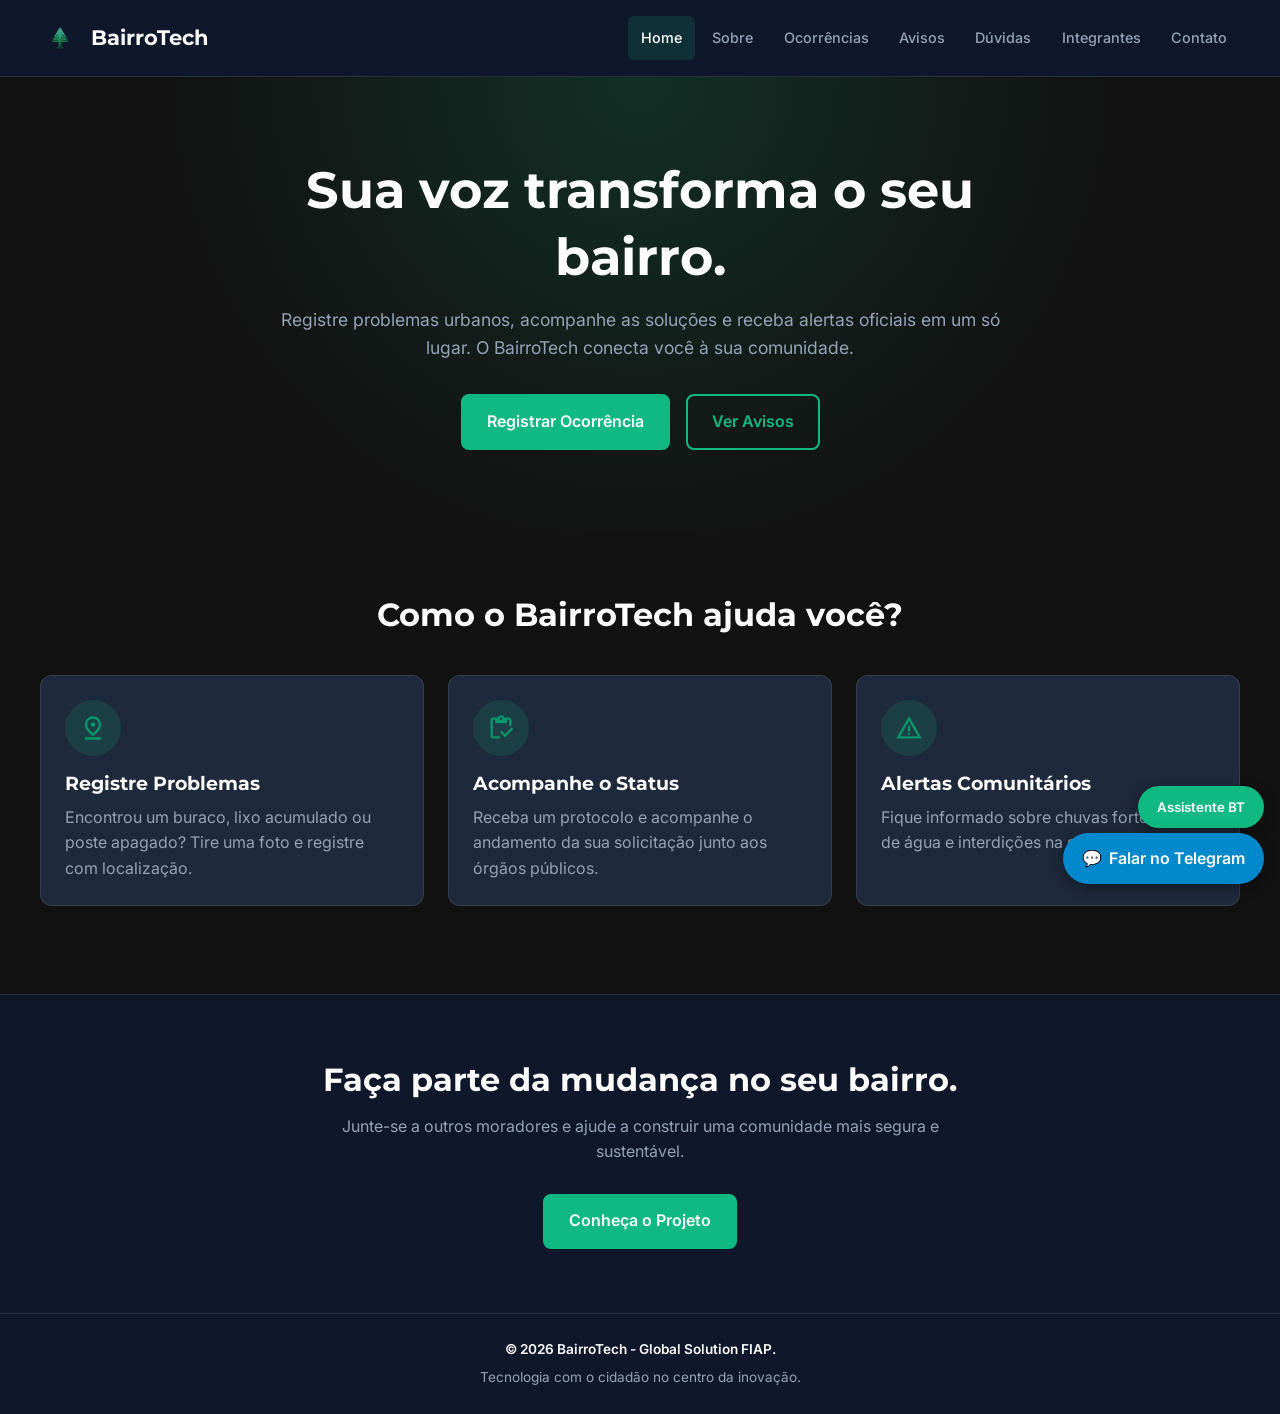
<file: index.html>
<!doctype html>
<html lang="pt-BR">
  <head>
    <meta charset="UTF-8" />
    <meta name="viewport" content="width=device-width, initial-scale=1.0" />
    <!--título da aba do navegador-->
    <title>BairroTech | Tecnologia com o cidadão</title>
    <!--descrição do site para SEO(Google)-->
    <meta
      name="description"
      content="Plataforma digital para registro de ocorrências urbanas e avisos comunitários. Projeto CitizenTech - FIAP."
    />
    <!--fontes do Google Fonts-->
    <link rel="preconnect" href="https://fonts.googleapis.com" />
    <link rel="preconnect" href="https://fonts.gstatic.com" crossorigin />
    <link
      href="https://fonts.googleapis.com/css2?family=Inter:wght@400;500;600&family=Montserrat:wght@700&display=swap"
      rel="stylesheet"
    />
    <!--arquivo css principal-->
    <link rel="stylesheet" href="css/style.css" />
    <link rel="stylesheet" href="css/componentes.css" />
  </head>
  <body>
    <!--cabeçalho e menu-->
    <header class="header">
      <div class="container header-content">
        <!-- Logo -->
        <a href="index.html" class="logo">
          <img
            src="assets/images/logo_BairroTech_vs.png"
            alt="Logo do BairroTech"
            width="40"
          />
          <span>BairroTech</span>
        </a>

        <nav>
          <ul class="menu">
            <li><a href="index.html" class="ativo">Home</a></li>
            <li><a href="sobre.html">Sobre</a></li>
            <li><a href="ocorrencias.html">Ocorrências</a></li>
            <li><a href="avisos.html">Avisos</a></li>
            <li><a href="faq.html">Dúvidas</a></li>
            <li><a href="integrantes.html">Integrantes</a></li>
            <li><a href="contato.html">Contato</a></li>
          </ul>
        </nav>

        <!-- Botão do Menu Mobile (Hambúrguer) -->
        <button class="menu-btn" id="btn-mobile" aria-label="Abrir Menu">
          <span></span>
          <span></span>
          <span></span>
        </button>
      </div>
    </header>
    <main>
      <!-- SEÇÃO HERO -->
      <section class="hero">
        <div class="container hero-content">
          <h1>Sua voz transforma o seu bairro.</h1>
          <p>
            Registre problemas urbanos, acompanhe as soluções e receba alertas
            oficiais em um só lugar. O BairroTech conecta você à sua comunidade.
          </p>
          <div class="hero-botoes">
            <a href="ocorrencias.html" class="btn">Registrar Ocorrência</a>
            <a href="avisos.html" class="btn btn-secundario">Ver Avisos</a>
          </div>
        </div>
      </section>

      <!-- SEÇÃO: COMO FUNCIONA (Cards explicativos) -->
      <section class="como-funciona">
        <div class="container">
          <h2>Como o BairroTech ajuda você?</h2>

          <div class="cards-grid">
            <!-- Card 1 -->
            <article class="card">
              <div class="card-icon">
                <img src="assets/icons/pin.svg" alt="" class="card-icon-img" />
              </div>
              <h3>Registre Problemas</h3>
              <p>
                Encontrou um buraco, lixo acumulado ou poste apagado? Tire uma
                foto e registre com localização.
              </p>
            </article>

            <!-- Card 2 -->
            <article class="card">
              <div class="card-icon">
                <img
                  src="assets/icons/acompanha.svg"
                  alt=""
                  class="card-icon-img"
                />
              </div>
              <h3>Acompanhe o Status</h3>
              <p>
                Receba um protocolo e acompanhe o andamento da sua solicitação
                junto aos órgãos públicos.
              </p>
            </article>

            <!-- Card 3 -->
            <article class="card">
              <div class="card-icon">
                <img
                  src="assets/icons/alerta.svg"
                  alt=""
                  class="card-icon-img"
                />
              </div>
              <h3>Alertas Comunitários</h3>
              <p>
                Fique informado sobre chuvas fortes, falta de água e interdições
                na sua região.
              </p>
            </article>
          </div>
        </div>
      </section>

      <!-- SEÇÃO: Chamada para ação -->
      <section class="cta-final">
        <div class="container">
          <h2>Faça parte da mudança no seu bairro.</h2>
          <p>
            Junte-se a outros moradores e ajude a construir uma comunidade mais
            segura e sustentável.
          </p>
          <a href="sobre.html" class="btn">Conheça o Projeto</a>
        </div>
      </section>
    </main>
    <footer class="footer">
      <div class="container footer-content">
        <div class="footer-info">
          <p>&copy; 2026 BairroTech - Global Solution FIAP.</p>
          <p>Tecnologia com o cidadão no centro da inovação.</p>
        </div>
      </div>
    </footer>
    <script src="js/menu.js"></script>
    <script src="js/webchat.js"></script>
    <a href="https://t.me/BairroTechBot?start=site" 
      target="_blank" 
      rel="noopener noreferrer" 
      class="telegram-botao">
      <span>💬</span> Falar no Telegram
    </a>
  </body>
</html>
</file>
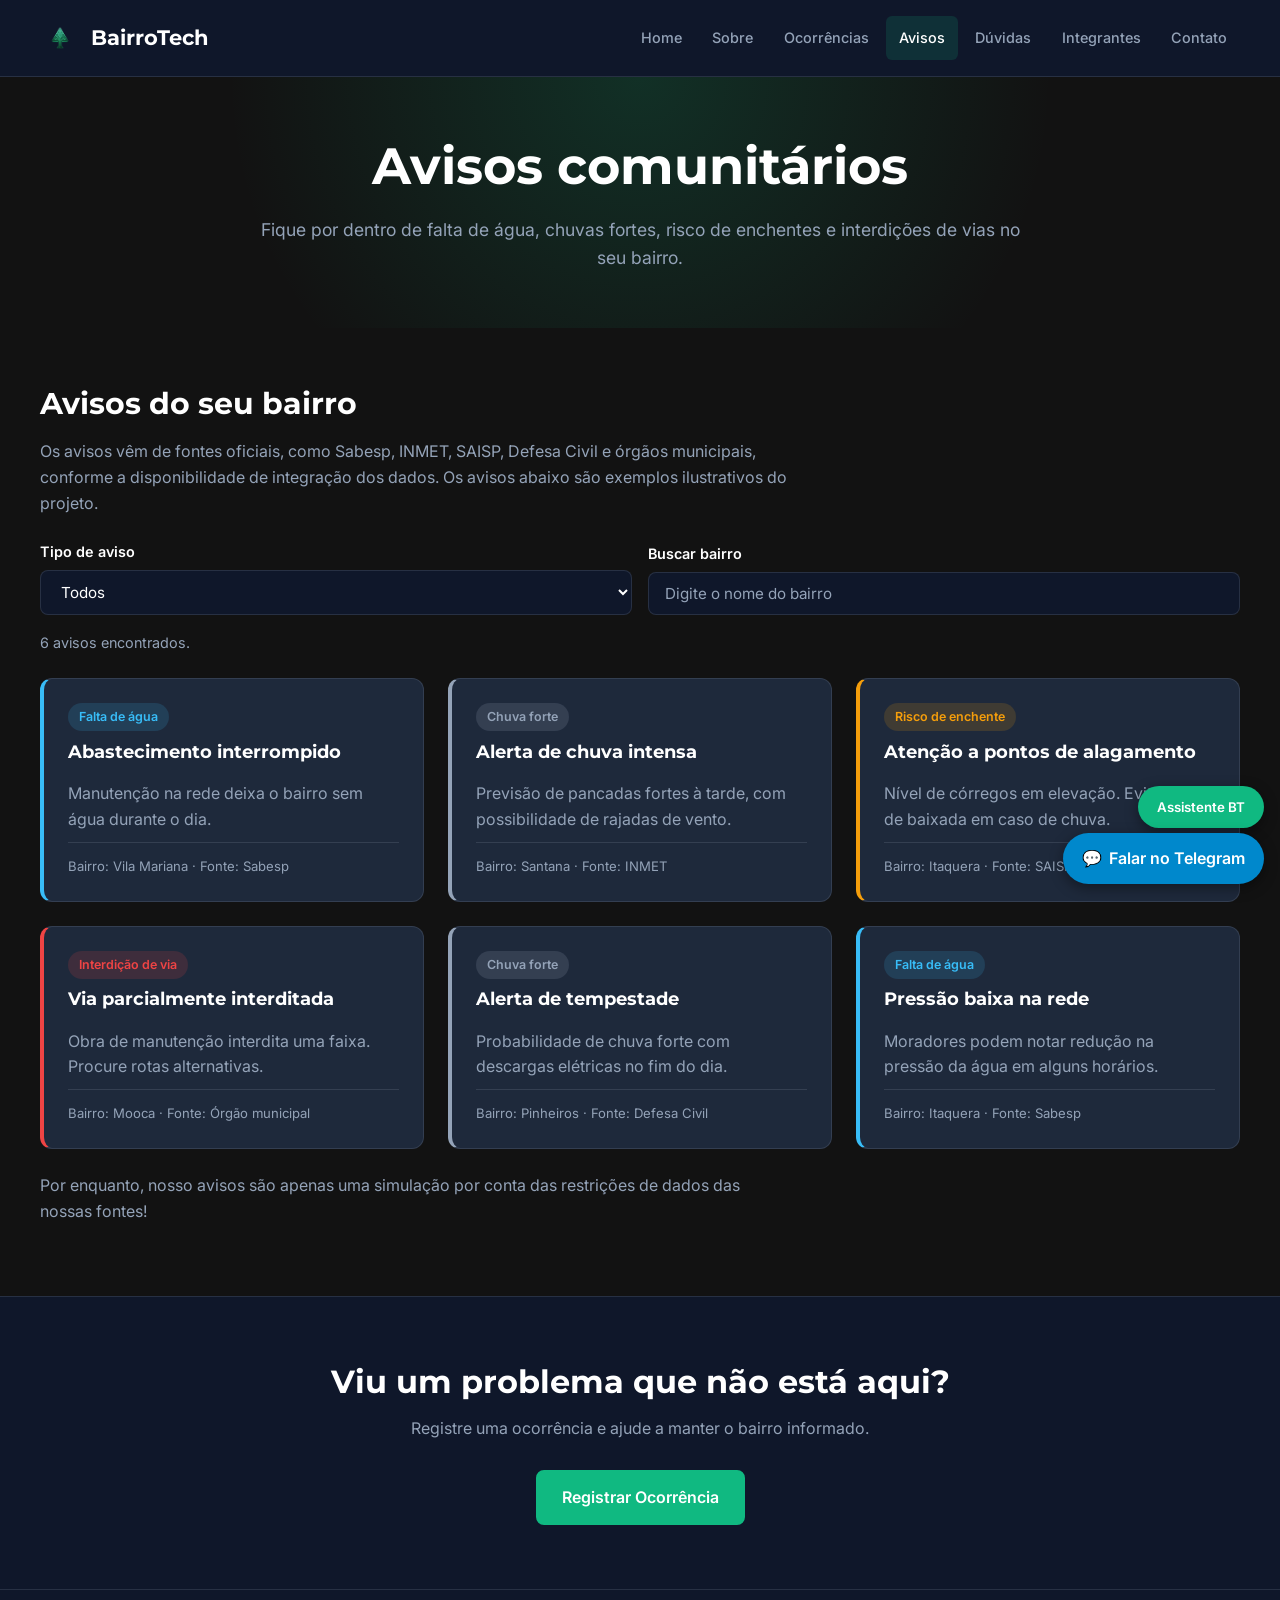
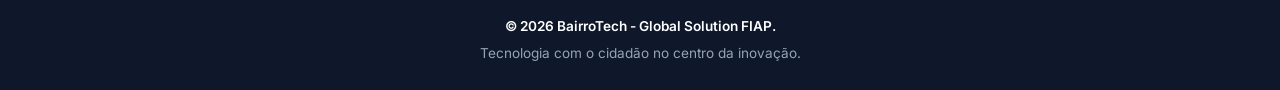
<file: avisos.html>
<!doctype html>
<html lang="pt-BR">
  <head>
    <meta charset="UTF-8" />
    <meta name="viewport" content="width=device-width, initial-scale=1.0" />
    <title>Avisos | BairroTech</title>
    <meta
      name="description"
      content="Consulte avisos de falta de água, chuvas fortes, risco de enchentes e interdições de vias por bairro. Projeto CitizenTech - Global Solution FIAP."
    />
    <link rel="preconnect" href="https://fonts.googleapis.com" />
    <link rel="preconnect" href="https://fonts.gstatic.com" crossorigin />
    <link
      href="https://fonts.googleapis.com/css2?family=Inter:wght@400;500;600&family=Montserrat:wght@700&display=swap"
      rel="stylesheet"
    />
    <link rel="stylesheet" href="css/style.css" />
    <link rel="stylesheet" href="css/componentes.css" />
  </head>
  <body>
    <header class="header">
      <div class="container header-content">
        <a href="index.html" class="logo">
          <img
            src="assets/images/logo_BairroTech_vs.png"
            alt="Logo do BairroTech"
            width="40"
          />
          <span>BairroTech</span>
        </a>

        <nav>
          <ul class="menu">
            <li><a href="index.html">Home</a></li>
            <li><a href="sobre.html">Sobre</a></li>
            <li><a href="ocorrencias.html">Ocorrências</a></li>
            <li><a href="avisos.html" class="ativo">Avisos</a></li>
            <li><a href="faq.html">Dúvidas</a></li>
            <li><a href="integrantes.html">Integrantes</a></li>
            <li><a href="contato.html">Contato</a></li>
          </ul>
        </nav>

        <!-- Botão do Menu Mobile (Hambúrguer) -->
        <button class="menu-btn" id="btn-mobile" aria-label="Abrir Menu">
          <span></span>
          <span></span>
          <span></span>
        </button>
      </div>
    </header>

    <main>
      <!-- Introdução -->
      <section class="hero sobre-hero">
        <div class="container hero-content">
          <h1>Avisos comunitários</h1>
          <p>
            Fique por dentro de falta de água, chuvas fortes, risco de
            enchentes e interdições de vias no seu bairro.
          </p>
        </div>
      </section>

      <!-- Filtros e lista de avisos -->
      <section class="sobre-secao">
        <div class="container">
          <h2>Avisos do seu bairro</h2>
          <p>
            Os avisos vêm de fontes oficiais, como Sabesp, INMET, SAISP, Defesa
            Civil e órgãos municipais, conforme a disponibilidade de integração
            dos dados. Os avisos abaixo são exemplos ilustrativos do projeto.
          </p>

          <div class="filtros">
            <div class="campo">
              <label for="filtro-tipo">Tipo de aviso</label>
              <select id="filtro-tipo">
                <option value="todos">Todos</option>
                <option value="agua">Falta de água</option>
                <option value="chuva">Chuva forte</option>
                <option value="enchente">Risco de enchente</option>
                <option value="interdicao">Interdição de via</option>
              </select>
            </div>

            <div class="campo">
              <label for="filtro-bairro">Buscar bairro</label>
              <input
                type="search"
                id="filtro-bairro"
                list="lista-bairros"
                placeholder="Digite o nome do bairro"
                autocomplete="off"
              />
              <datalist id="lista-bairros">
                <option value="Água Rasa"></option>
                <option value="Alto de Pinheiros"></option>
                <option value="Anhanguera"></option>
                <option value="Aricanduva"></option>
                <option value="Artur Alvim"></option>
                <option value="Barra Funda"></option>
                <option value="Bela Vista"></option>
                <option value="Belém"></option>
                <option value="Bom Retiro"></option>
                <option value="Brás"></option>
                <option value="Brasilândia"></option>
                <option value="Butantã"></option>
                <option value="Cachoeirinha"></option>
                <option value="Cambuci"></option>
                <option value="Campo Belo"></option>
                <option value="Campo Grande"></option>
                <option value="Campo Limpo"></option>
                <option value="Cangaíba"></option>
                <option value="Capão Redondo"></option>
                <option value="Carrão"></option>
                <option value="Casa Verde"></option>
                <option value="Cidade Ademar"></option>
                <option value="Cidade Dutra"></option>
                <option value="Cidade Líder"></option>
                <option value="Cidade Tiradentes"></option>
                <option value="Consolação"></option>
                <option value="Cursino"></option>
                <option value="Ermelino Matarazzo"></option>
                <option value="Freguesia do Ó"></option>
                <option value="Grajaú"></option>
                <option value="Guaianases"></option>
                <option value="Iguatemi"></option>
                <option value="Ipiranga"></option>
                <option value="Itaim Bibi"></option>
                <option value="Itaim Paulista"></option>
                <option value="Itaquera"></option>
                <option value="Jabaquara"></option>
                <option value="Jaçanã"></option>
                <option value="Jaguara"></option>
                <option value="Jaguaré"></option>
                <option value="Jaraguá"></option>
                <option value="Jardim Ângela"></option>
                <option value="Jardim Helena"></option>
                <option value="Jardim Paulista"></option>
                <option value="Jardim São Luís"></option>
                <option value="José Bonifácio"></option>
                <option value="Lajeado"></option>
                <option value="Lapa"></option>
                <option value="Liberdade"></option>
                <option value="Limão"></option>
                <option value="Mandaqui"></option>
                <option value="Marsilac"></option>
                <option value="Moema"></option>
                <option value="Mooca"></option>
                <option value="Morumbi"></option>
                <option value="Parelheiros"></option>
                <option value="Pari"></option>
                <option value="Parque do Carmo"></option>
                <option value="Pedreira"></option>
                <option value="Penha"></option>
                <option value="Perdizes"></option>
                <option value="Perus"></option>
                <option value="Pinheiros"></option>
                <option value="Pirituba"></option>
                <option value="Ponte Rasa"></option>
                <option value="Raposo Tavares"></option>
                <option value="República"></option>
                <option value="Rio Pequeno"></option>
                <option value="Sacomã"></option>
                <option value="Santa Cecília"></option>
                <option value="Santana"></option>
                <option value="Santo Amaro"></option>
                <option value="São Domingos"></option>
                <option value="São Lucas"></option>
                <option value="São Mateus"></option>
                <option value="São Miguel"></option>
                <option value="São Rafael"></option>
                <option value="Sapopemba"></option>
                <option value="Saúde"></option>
                <option value="Sé"></option>
                <option value="Socorro"></option>
                <option value="Tatuapé"></option>
                <option value="Tremembé"></option>
                <option value="Tucuruvi"></option>
                <option value="Vila Andrade"></option>
                <option value="Vila Curuçá"></option>
                <option value="Vila Formosa"></option>
                <option value="Vila Guilherme"></option>
                <option value="Vila Jacuí"></option>
                <option value="Vila Leopoldina"></option>
                <option value="Vila Maria"></option>
                <option value="Vila Mariana"></option>
                <option value="Vila Matilde"></option>
                <option value="Vila Medeiros"></option>
                <option value="Vila Prudente"></option>
                <option value="Vila Sônia"></option>
              </datalist>
            </div>
          </div>

          <p id="aviso-vazio" class="lista-vazia" hidden>
            Nenhum aviso encontrado para essa busca. Tente outro bairro ou
            outro tipo de aviso.
          </p>

          <div id="lista-avisos" class="cards-grid">
            <article class="card aviso" data-tipo="agua" data-bairro="Vila Mariana">
              <span class="aviso-tag">Falta de água</span>
              <h3>Abastecimento interrompido</h3>
              <p>
                Manutenção na rede deixa o bairro sem água durante o dia.
              </p>
              <p class="aviso-info">Bairro: Vila Mariana · Fonte: Sabesp</p>
            </article>

            <article class="card aviso" data-tipo="chuva" data-bairro="Santana">
              <span class="aviso-tag">Chuva forte</span>
              <h3>Alerta de chuva intensa</h3>
              <p>
                Previsão de pancadas fortes à tarde, com possibilidade de rajadas
                de vento.
              </p>
              <p class="aviso-info">Bairro: Santana · Fonte: INMET</p>
            </article>

            <article
              class="card aviso"
              data-tipo="enchente"
              data-bairro="Itaquera"
            >
              <span class="aviso-tag">Risco de enchente</span>
              <h3>Atenção a pontos de alagamento</h3>
              <p>
                Nível de córregos em elevação. Evite áreas de baixada em caso de
                chuva.
              </p>
              <p class="aviso-info">Bairro: Itaquera · Fonte: SAISP</p>
            </article>

            <article
              class="card aviso"
              data-tipo="interdicao"
              data-bairro="Mooca"
            >
              <span class="aviso-tag">Interdição de via</span>
              <h3>Via parcialmente interditada</h3>
              <p>
                Obra de manutenção interdita uma faixa. Procure rotas
                alternativas.
              </p>
              <p class="aviso-info">Bairro: Mooca · Fonte: Órgão municipal</p>
            </article>

            <article class="card aviso" data-tipo="chuva" data-bairro="Pinheiros">
              <span class="aviso-tag">Chuva forte</span>
              <h3>Alerta de tempestade</h3>
              <p>
                Probabilidade de chuva forte com descargas elétricas no fim do
                dia.
              </p>
              <p class="aviso-info">Bairro: Pinheiros · Fonte: Defesa Civil</p>
            </article>

            <article class="card aviso" data-tipo="agua" data-bairro="Itaquera">
              <span class="aviso-tag">Falta de água</span>
              <h3>Pressão baixa na rede</h3>
              <p>
                Moradores podem notar redução na pressão da água em alguns
                horários.
              </p>
              <p class="aviso-info">Bairro: Itaquera · Fonte: Sabesp</p>
            </article>
          </div>
          <p>Por enquanto, nosso avisos são apenas uma simulação por conta das restrições de dados das nossas fontes!</p>
        </div>
      </section>

      <!-- Chamada para ação -->
      <section class="cta-final">
        <div class="container">
          <h2>Viu um problema que não está aqui?</h2>
          <p>Registre uma ocorrência e ajude a manter o bairro informado.</p>
          <a href="ocorrencias.html" class="btn">Registrar Ocorrência</a>
        </div>
      </section>
    </main>

    <footer class="footer">
      <div class="container footer-content">
        <div class="footer-info">
          <p>&copy; 2026 BairroTech - Global Solution FIAP.</p>
          <p>Tecnologia com o cidadão no centro da inovação.</p>
        </div>
      </div>
    </footer>

    <script src="js/menu.js"></script>
    <script src="js/avisos.js"></script>
    <script src="js/webchat.js"></script>
    <a href="https://t.me/BairroTechBot?start=site" 
      target="_blank" 
      rel="noopener noreferrer" 
      class="telegram-botao">
      <span>💬</span> Falar no Telegram
    </a>
  </body>
</html>
</file>
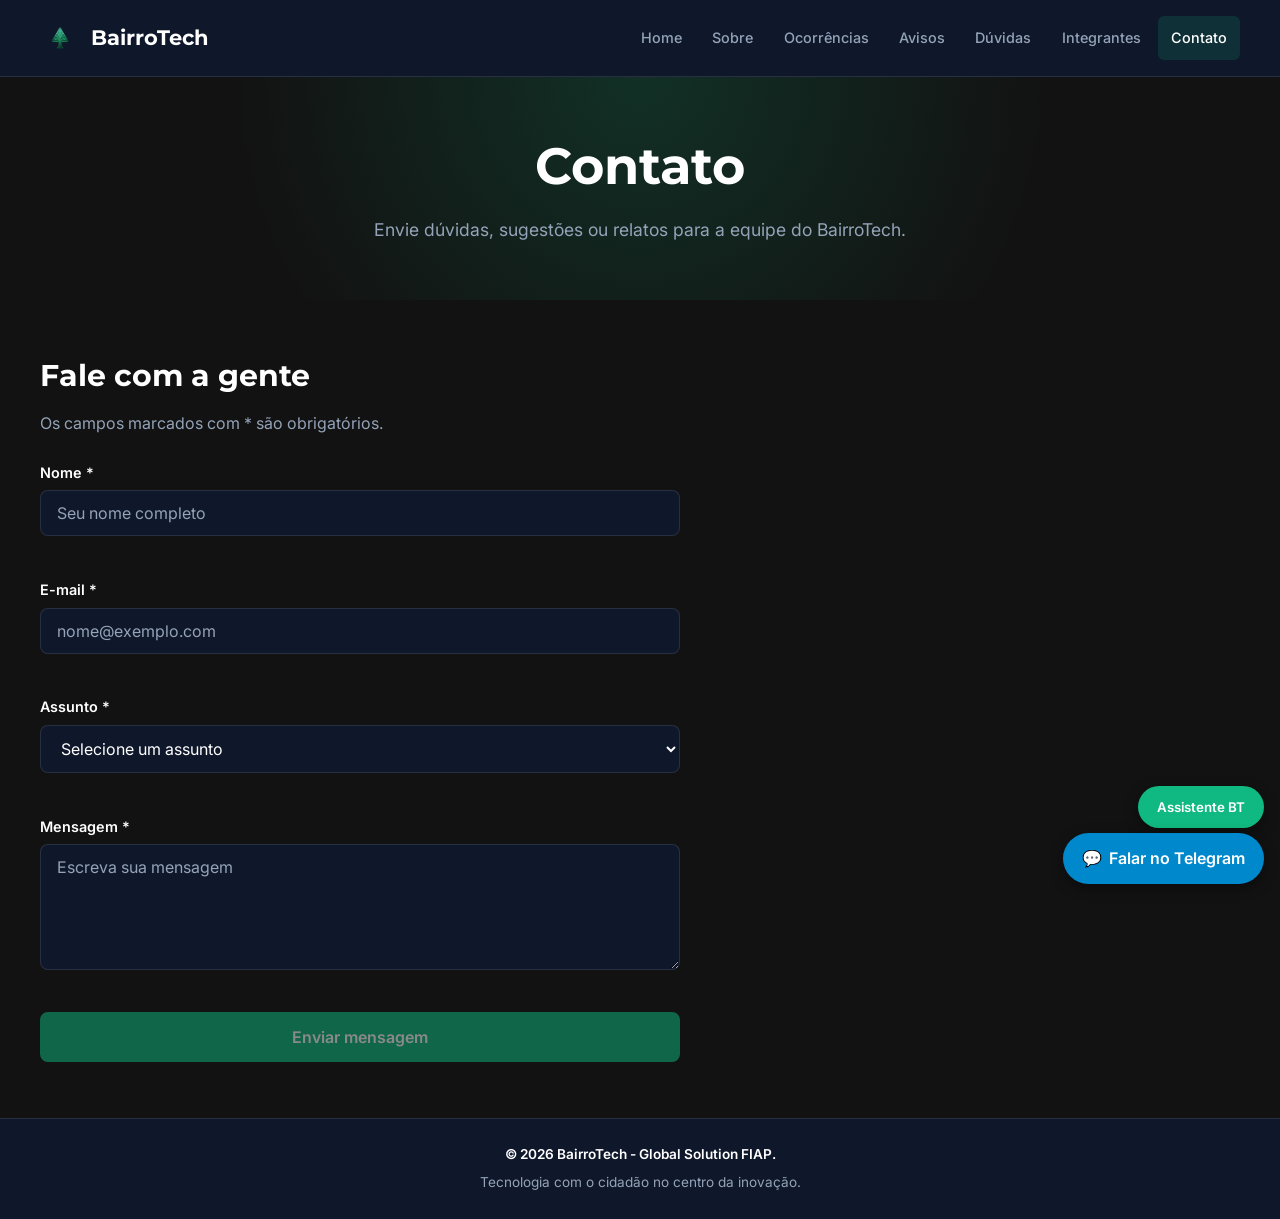
<file: contato.html>
<!doctype html>
<html lang="pt-BR">
  <head>
    <meta charset="UTF-8" />
    <meta name="viewport" content="width=device-width, initial-scale=1.0" />
    <title>Contato | BairroTech</title>
    <meta
      name="description"
      content="Envie dúvidas, sugestões ou relatos de problemas para a equipe do BairroTech. Projeto CitizenTech - Global Solution FIAP."
    />
    <link rel="preconnect" href="https://fonts.googleapis.com" />
    <link rel="preconnect" href="https://fonts.gstatic.com" crossorigin />
    <link
      href="https://fonts.googleapis.com/css2?family=Inter:wght@400;500;600&family=Montserrat:wght@700&display=swap"
      rel="stylesheet"
    />
    <link rel="stylesheet" href="css/style.css" />
    <link rel="stylesheet" href="css/componentes.css" />
  </head>
  <body>
    <header class="header">
      <div class="container header-content">
        <a href="index.html" class="logo">
          <img
            src="assets/images/logo_BairroTech_vs.png"
            alt="Logo do BairroTech"
            width="40"
          />
          <span>BairroTech</span>
        </a>

        <nav>
          <ul class="menu">
            <li><a href="index.html">Home</a></li>
            <li><a href="sobre.html">Sobre</a></li>
            <li><a href="ocorrencias.html">Ocorrências</a></li>
            <li><a href="avisos.html">Avisos</a></li>
            <li><a href="faq.html">Dúvidas</a></li>
            <li><a href="integrantes.html">Integrantes</a></li>
            <li><a href="contato.html" class="ativo">Contato</a></li>
          </ul>
        </nav>

        <!-- Botão do Menu Mobile (Hambúrguer) -->
        <button class="menu-btn" id="btn-mobile" aria-label="Abrir Menu">
          <span></span>
          <span></span>
          <span></span>
        </button>
      </div>
    </header>

    <main>
  <section class="hero sobre-hero">
    <div class="container hero-content">
      <h1>Contato</h1>
      <p>Envie dúvidas, sugestões ou relatos para a equipe do BairroTech.</p>
    </div>
  </section>

  <section class="sobre-secao">
    <div class="container">
      <h2>Fale com a gente</h2>
      <p>Os campos marcados com * são obrigatórios.</p>

      <form id="form-contato" class="formulario" novalidate
            data-mensagem-sucesso="Mensagem enviada com sucesso! Responderemos em breve.">

        <div class="campo">
          <label for="nome">Nome *</label>
          <input type="text" id="nome" name="nome" placeholder="Seu nome completo"
                 minlength="3" autocomplete="name" required />
          <span class="mensagem-erro" id="erro-nome"></span>
        </div>

        <div class="campo">
          <label for="email">E-mail *</label>
          <input type="email" id="email" name="email" placeholder="nome@exemplo.com"
                 autocomplete="email" required />
          <span class="mensagem-erro" id="erro-email"></span>
        </div>

        <div class="campo">
          <label for="assunto">Assunto *</label>
          <select id="assunto" name="assunto" required>
            <option value="">Selecione um assunto</option>
            <option value="duvida">Dúvida</option>
            <option value="sugestao">Sugestão</option>
            <option value="relato">Relato de problema</option>
            <option value="outro">Outro</option>
          </select>
          <span class="mensagem-erro" id="erro-assunto"></span>
        </div>

        <div class="campo">
          <label for="mensagem">Mensagem *</label>
          <textarea id="mensagem" name="mensagem" rows="5"
                    placeholder="Escreva sua mensagem" minlength="10" required></textarea>
          <span class="mensagem-erro" id="erro-mensagem"></span>
        </div>

        <button type="submit" class="btn">Enviar mensagem</button>
      </form>

      <div id="mensagem-sucesso" class="mensagem-sucesso" role="status"
           aria-live="polite" hidden></div>
    </div>
  </section>
    </main>

    <footer class="footer">
      <div class="container footer-content">
        <div class="footer-info">
          <p>&copy; 2026 BairroTech - Global Solution FIAP.</p>
          <p>Tecnologia com o cidadão no centro da inovação.</p>
        </div>
      </div>
    </footer>

    <script src="js/menu.js"></script>
    <script src="js/formulario.js"></script>
    <script src="js/webchat.js"></script>
    <a href="https://t.me/BairroTechBot?start=site" 
      target="_blank" 
      rel="noopener noreferrer" 
      class="telegram-botao">
      <span>💬</span> Falar no Telegram
    </a>
  </body>
</html>
</file>
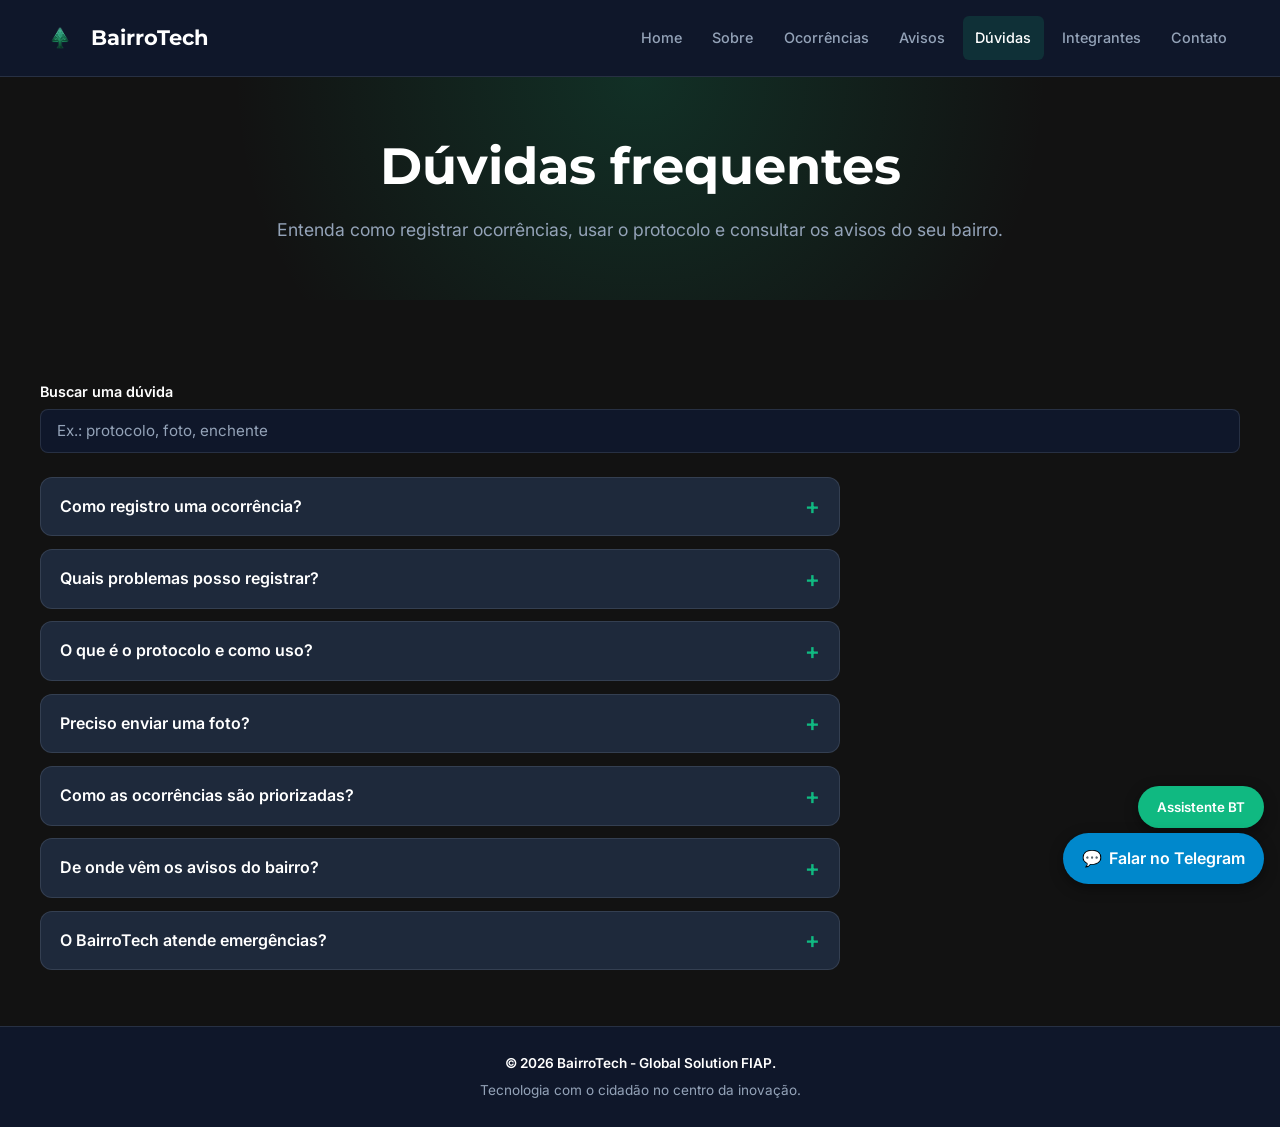
<file: faq.html>
<!doctype html>
<html lang="pt-BR">
  <head>
    <meta charset="UTF-8" />
    <meta name="viewport" content="width=device-width, initial-scale=1.0" />
    <title>Dúvidas | BairroTech</title>
    <meta
      name="description"
      content="Perguntas frequentes sobre o registro de ocorrências, protocolos e avisos comunitários. Projeto CitizenTech - Global Solution FIAP."
    />
    <link rel="preconnect" href="https://fonts.googleapis.com" />
    <link rel="preconnect" href="https://fonts.gstatic.com" crossorigin />
    <link
      href="https://fonts.googleapis.com/css2?family=Inter:wght@400;500;600&family=Montserrat:wght@700&display=swap"
      rel="stylesheet"
    />
    <link rel="stylesheet" href="css/style.css" />
    <link rel="stylesheet" href="css/componentes.css" />
  </head>
  <body>
    <header class="header">
      <div class="container header-content">
        <a href="index.html" class="logo">
          <img
            src="assets/images/logo_BairroTech_vs.png"
            alt="Logo do BairroTech"
            width="40"
          />
          <span>BairroTech</span>
        </a>

        <nav>
          <ul class="menu">
            <li><a href="index.html">Home</a></li>
            <li><a href="sobre.html">Sobre</a></li>
            <li><a href="ocorrencias.html">Ocorrências</a></li>
            <li><a href="avisos.html">Avisos</a></li>
            <li><a href="faq.html" class="ativo">Dúvidas</a></li>
            <li><a href="integrantes.html">Integrantes</a></li>
            <li><a href="contato.html">Contato</a></li>
          </ul>
        </nav>

        <!-- Botão do Menu Mobile (Hambúrguer) -->
        <button class="menu-btn" id="btn-mobile" aria-label="Abrir Menu">
          <span></span>
          <span></span>
          <span></span>
        </button>
      </div>
    </header>

    <main>
  <section class="hero sobre-hero">
    <div class="container hero-content">
      <h1>Dúvidas frequentes</h1>
      <p>Entenda como registrar ocorrências, usar o protocolo e consultar os avisos do seu bairro.</p>
    </div>
  </section>

  <section class="sobre-secao">
    <div class="container">
      <div class="filtros">
        <div class="campo">
          <label for="faq-busca">Buscar uma dúvida</label>
          <input type="search" id="faq-busca"
                 placeholder="Ex.: protocolo, foto, enchente" autocomplete="off" />
        </div>
      </div>

      <div id="faq-lista" class="acordeao">
        <details class="acordeao-item">
          <summary>Como registro uma ocorrência?</summary>
          <p>
            Acesse a página Ocorrências, preencha o formulário com categoria,
            bairro, endereço, nível de risco e descrição, e clique em
            "Registrar ocorrência". Você também pode anexar uma fotografia.
          </p>
        </details>

        <details class="acordeao-item">
          <summary>Quais problemas posso registrar?</summary>
          <p>
            Buracos na rua, acúmulo de lixo, bueiros entupidos, postes apagados
            e outros problemas de infraestrutura do seu bairro.
          </p>
        </details>

        <details class="acordeao-item">
          <summary>O que é o protocolo e como uso?</summary>
          <p>
            Cada ocorrência registrada recebe um número de protocolo, como
            BT-2026-12345. Guarde esse número para acompanhar o andamento do
            seu registro.
          </p>
        </details>

        <details class="acordeao-item">
          <summary>Preciso enviar uma foto?</summary>
          <p>
            Não, a fotografia é opcional, mas ajuda a identificar o problema.
            São aceitas imagens JPG, PNG ou WebP de até 5 MB.
          </p>
        </details>

        <details class="acordeao-item">
          <summary>Como as ocorrências são priorizadas?</summary>
          <p>
           A prioridade depende da categoria escolhida: cada tipo de problema
           tem um nível de risco. Por exemplo, um bueiro entupido tem prioridade
           maior que o acúmulo de lixo.
          </p>
        </details>

        <details class="acordeao-item">
          <summary>De onde vêm os avisos do bairro?</summary>
          <p>
            Os avisos são organizados a partir de fontes oficiais, como Sabesp,
            INMET, SAISP, Defesa Civil e órgãos municipais, conforme a
            disponibilidade de integração dos dados.
          </p>
        </details>

        <details class="acordeao-item">
          <summary>O BairroTech atende emergências?</summary>
          <p>
            Não. Em situações de risco imediato, ligue para a Defesa Civil
            (199) ou para o Corpo de Bombeiros (193).
          </p>
        </details>
      </div>

      <p id="faq-vazio" class="lista-vazia" hidden>
        Nenhuma dúvida encontrada para essa busca.
      </p>
    </div>
  </section>
    </main>

    <footer class="footer">
      <div class="container footer-content">
        <div class="footer-info">
          <p>&copy; 2026 BairroTech - Global Solution FIAP.</p>
          <p>Tecnologia com o cidadão no centro da inovação.</p>
        </div>
      </div>
    </footer>

    <script src="js/menu.js"></script>
    <script src="js/faq.js"></script>
    <script src="js/webchat.js"></script>
    <a href="https://t.me/BairroTechBot?start=site" 
      target="_blank" 
      rel="noopener noreferrer" 
      class="telegram-botao">
      <span>💬</span> Falar no Telegram
    </a>
  </body>
</html>
</file>
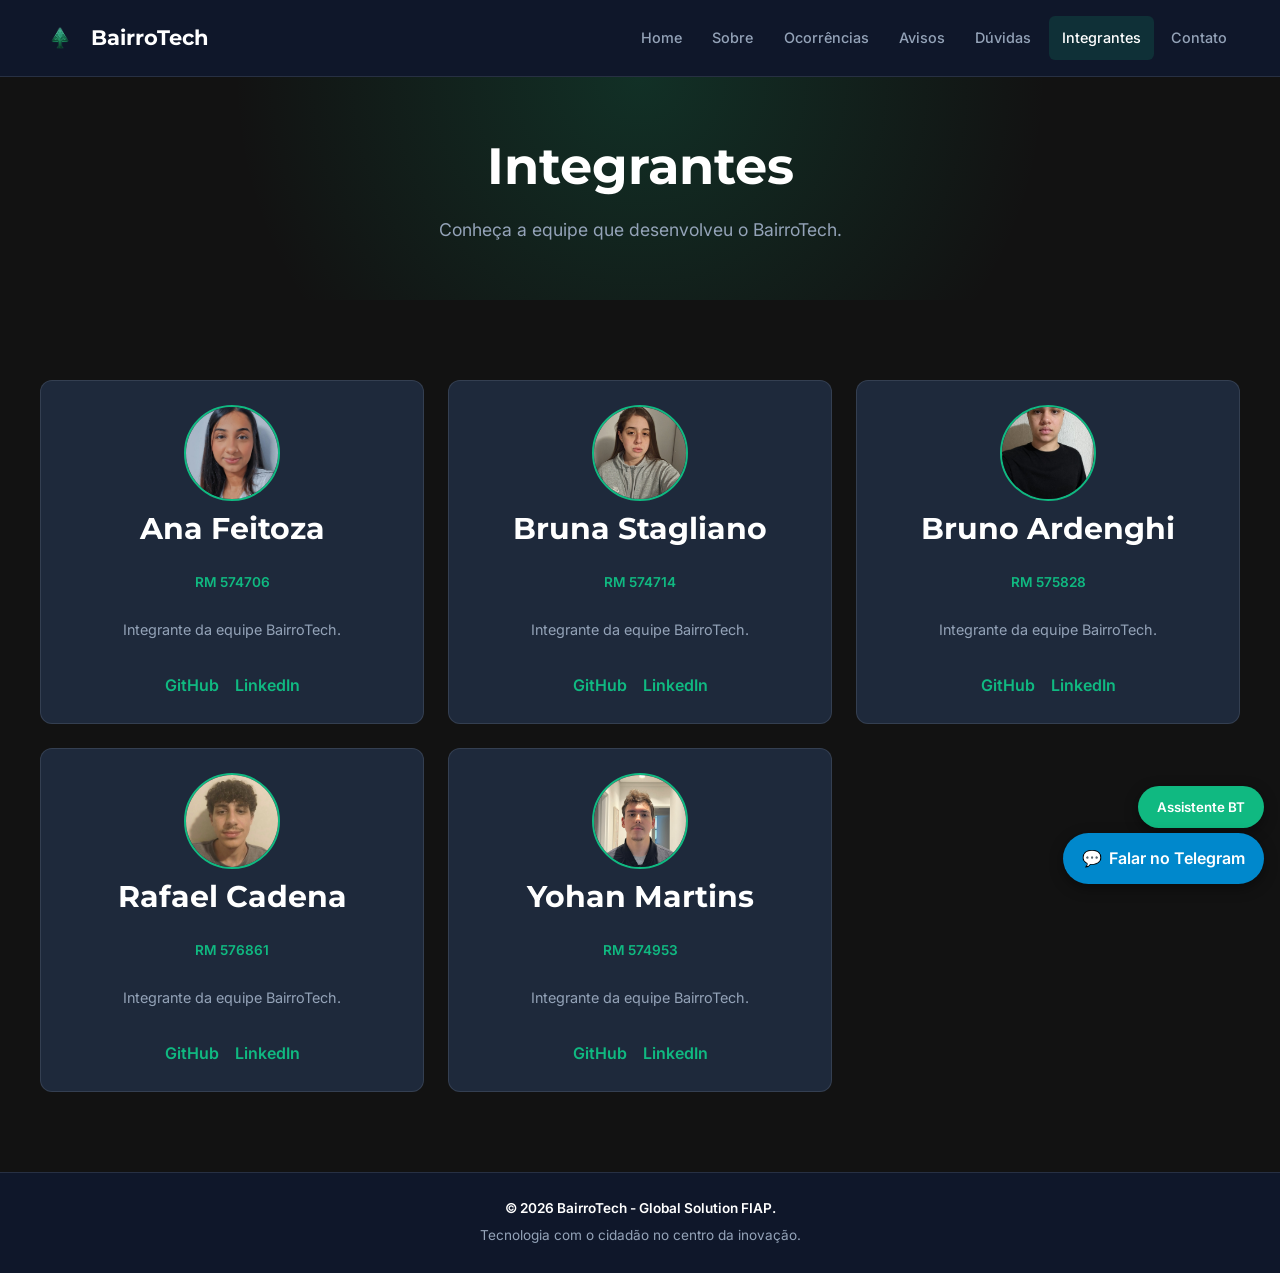
<file: integrantes.html>
<!doctype html>
<html lang="pt-BR">
  <head>
    <meta charset="UTF-8" />
    <meta name="viewport" content="width=device-width, initial-scale=1.0" />
    <title>Integrantes | BairroTech</title>
    <meta
      name="description"
      content="Conheça a equipe BairroTech, da turma 1TDSPB da FIAP. Projeto CitizenTech - Global Solution FIAP."
    />
    <link rel="preconnect" href="https://fonts.googleapis.com" />
    <link rel="preconnect" href="https://fonts.gstatic.com" crossorigin />
    <link
      href="https://fonts.googleapis.com/css2?family=Inter:wght@400;500;600&family=Montserrat:wght@700&display=swap"
      rel="stylesheet"
    />
    <link rel="stylesheet" href="css/style.css" />
    <link rel="stylesheet" href="css/componentes.css" />
  </head>
  <body>
    <header class="header">
      <div class="container header-content">
        <a href="index.html" class="logo">
          <img
            src="assets/images/logo_BairroTech_vs.png"
            alt="Logo do BairroTech"
            width="40"
          />
          <span>BairroTech</span>
        </a>

        <nav>
          <ul class="menu">
            <li><a href="index.html">Home</a></li>
            <li><a href="sobre.html">Sobre</a></li>
            <li><a href="ocorrencias.html">Ocorrências</a></li>
            <li><a href="avisos.html">Avisos</a></li>
            <li><a href="faq.html">Dúvidas</a></li>
            <li><a href="integrantes.html" class="ativo">Integrantes</a></li>
            <li><a href="contato.html">Contato</a></li>
          </ul>
        </nav>

        <!-- Botão do Menu Mobile (Hambúrguer) -->
        <button class="menu-btn" id="btn-mobile" aria-label="Abrir Menu">
          <span></span>
          <span></span>
          <span></span>
        </button>
      </div>
    </header>

    <main>
      <section class="hero sobre-hero">
        <div class="container hero-content">
          <h1>Integrantes</h1>
          <p>Conheça a equipe que desenvolveu o BairroTech.</p>
        </div>
      </section>

      <!-- Perfis -->
      <section class="sobre-secao">
        <div class="container">
          <div class="cards-grid">
        <article class="card perfil">
          <img class="perfil-foto" src="assets/images/fotos-integrantes/integrante-ana.jpeg"
               alt="Foto de Ana Feitoza" width="96" height="96" />
          <h2>Ana Feitoza</h2>
          <p class="perfil-info">RM 574706</p>
          <p class="perfil-bio">
            Integrante da equipe BairroTech.
          </p>
          <div class="perfil-links">
            <a href="https://github.com/AnaFeitoza1" target="_blank" rel="noopener">GitHub</a>
            <a href="https://www.linkedin.com/in/ana-feitoza-3460252b3" target="_blank" rel="noopener">LinkedIn</a>
          </div>
        </article>

        <article class="card perfil">
          <img class="perfil-foto" src="assets/images/fotos-integrantes/integrante-bruna.jpeg"
               alt="Foto de Bruna Stagliano" width="96" height="96" />
          <h2>Bruna Stagliano</h2>
          <p class="perfil-info">RM 574714</p>
          <p class="perfil-bio">
            Integrante da equipe BairroTech.
          </p>
          <div class="perfil-links">
            <a href="https://github.com/brunastagliano" target="_blank" rel="noopener">GitHub</a>
            <a href="https://www.linkedin.com/in/bruna-stagliano-b602ab3b3/" target="_blank" rel="noopener">LinkedIn</a>
          </div>
        </article>

        <article class="card perfil">
          <img class="perfil-foto" src="assets/images/fotos-integrantes/integrante-bruno.jpeg"
               alt="Foto de Bruno Ardenghi" width="96" height="96" />
          <h2>Bruno Ardenghi</h2>
          <p class="perfil-info">RM 575828</p>
          <p class="perfil-bio">
            Integrante da equipe BairroTech.
          </p>
          <div class="perfil-links">
            <a href="https://github.com/brunoardenghi" target="_blank" rel="noopener">GitHub</a>
            <a href="https://www.linkedin.com/in/bruno-ferreira-3714b23b8/" target="_blank" rel="noopener">LinkedIn</a>
          </div>
        </article>

        <article class="card perfil">
          <img class="perfil-foto" src="assets/images/fotos-integrantes/integrante-rafael.jpg"
               alt="Foto de Rafael Cadena" width="96" height="96" />
          <h2>Rafael Cadena</h2>
          <p class="perfil-info">RM 576861</p>
          <p class="perfil-bio">
            Integrante da equipe BairroTech.
          </p>
          <div class="perfil-links">
            <a href="https://github.com/rafaelcadena-tech" target="_blank" rel="noopener">GitHub</a>
            <a href="https://www.linkedin.com/in/rafael-cadena-22b253440/" target="_blank" rel="noopener">LinkedIn</a>
          </div>
        </article>

        <article class="card perfil">
          <img class="perfil-foto" src="assets/images/fotos-integrantes/integrante-yohan.jpeg"
               alt="Foto de Yohan Martins" width="96" height="96" />
          <h2>Yohan Martins</h2>
          <p class="perfil-info">RM 574953</p>
          <p class="perfil-bio">
            Integrante da equipe BairroTech.
          </p>
          <div class="perfil-links">
            <a href="https://github.com/ymasotti-boop" target="_blank" rel="noopener">GitHub</a>
            <a href="https://www.linkedin.com/in/yohan-martins-020183255/" target="_blank" rel="noopener">LinkedIn</a>
          </div>
        </article>

          </div>
        </div>
      </section>
    </main>

    <footer class="footer">
      <div class="container footer-content">
        <div class="footer-info">
          <p>&copy; 2026 BairroTech - Global Solution FIAP.</p>
          <p>Tecnologia com o cidadão no centro da inovação.</p>
        </div>
      </div>
    </footer>

    <script src="js/menu.js"></script>
    <script src="js/webchat.js"></script>
    <a href="https://t.me/BairroTechBot?start=site" 
      target="_blank" 
      rel="noopener noreferrer" 
      class="telegram-botao">
      <span>💬</span> Falar no Telegram
    </a>
  </body>
</html>
</file>
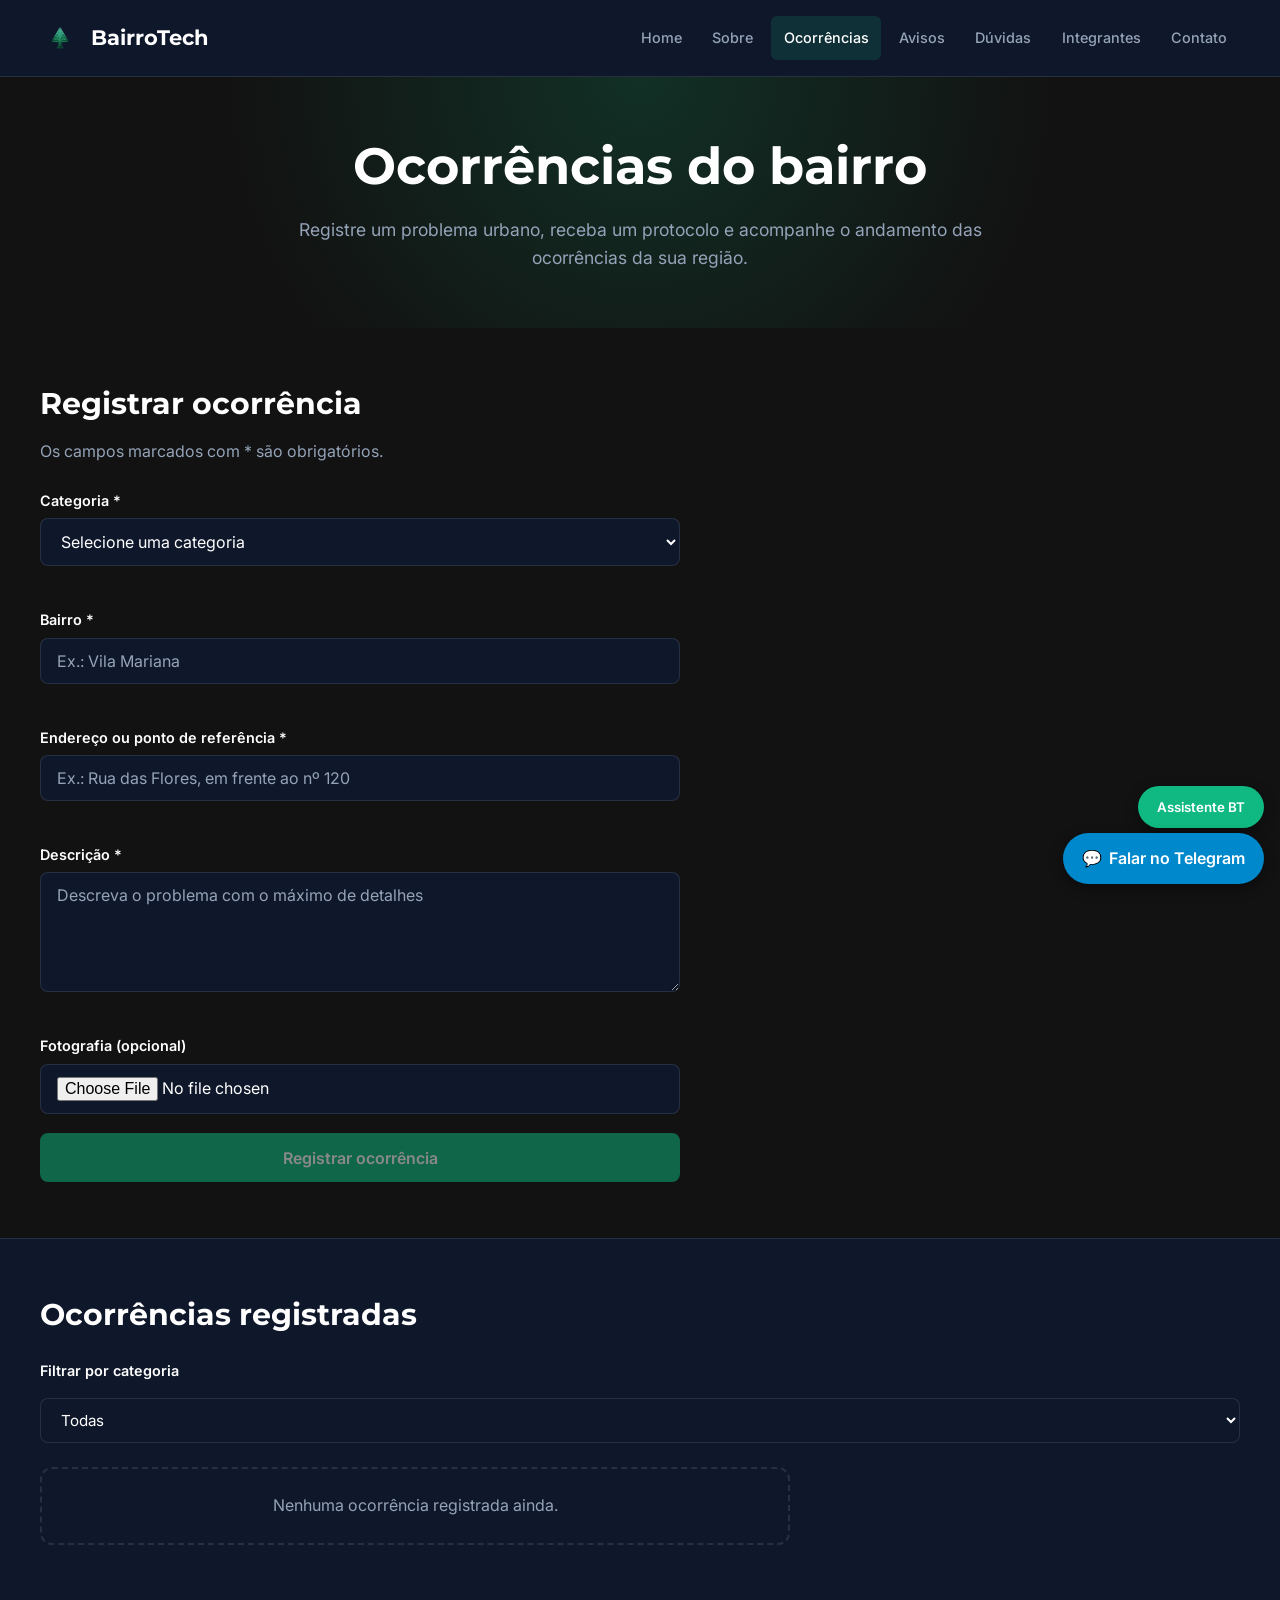
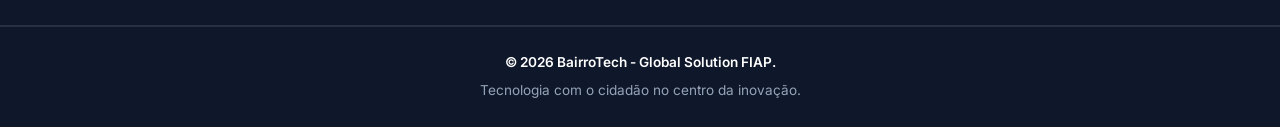
<file: ocorrencias.html>
<!doctype html>
<html lang="pt-BR">
  <head>
    <meta charset="UTF-8" />
    <meta name="viewport" content="width=device-width, initial-scale=1.0" />
    <title>Ocorrências | BairroTech</title>
    <meta
      name="description"
      content="Registre problemas urbanos do seu bairro, receba um protocolo e acompanhe o andamento das ocorrências. Projeto CitizenTech - Global Solution FIAP."
    />
    <link rel="preconnect" href="https://fonts.googleapis.com" />
    <link rel="preconnect" href="https://fonts.gstatic.com" crossorigin />
    <link
      href="https://fonts.googleapis.com/css2?family=Inter:wght@400;500;600&family=Montserrat:wght@700&display=swap"
      rel="stylesheet"
    />
    <link rel="stylesheet" href="css/style.css" />
    <link rel="stylesheet" href="css/componentes.css" />
  </head>
  <body>
    <header class="header">
      <div class="container header-content">
        <a href="index.html" class="logo">
          <img
            src="assets/images/logo_BairroTech_vs.png"
            alt="Logo do BairroTech"
            width="40"
          />
          <span>BairroTech</span>
        </a>

        <nav>
          <ul class="menu">
            <li><a href="index.html">Home</a></li>
            <li><a href="sobre.html">Sobre</a></li>
            <li><a href="ocorrencias.html" class="ativo">Ocorrências</a></li>
            <li><a href="avisos.html">Avisos</a></li>
            <li><a href="faq.html">Dúvidas</a></li>
            <li><a href="integrantes.html">Integrantes</a></li>
            <li><a href="contato.html">Contato</a></li>
          </ul>
        </nav>

        <!-- Botão do Menu Mobile (Hambúrguer) -->
        <button class="menu-btn" id="btn-mobile" aria-label="Abrir Menu">
          <span></span>
          <span></span>
          <span></span>
        </button>
      </div>
    </header>

    <main>
      <!-- Intro -->
      <section class="hero sobre-hero">
        <div class="container hero-content">
          <h1>Ocorrências do bairro</h1>
          <p>
            Registre um problema urbano, receba um protocolo e acompanhe o
            andamento das ocorrências da sua região.
          </p>
        </div>
      </section>

      <!-- Formulário de registro -->
      <section class="sobre-secao">
        <div class="container">
          <h2>Registrar ocorrência</h2>
          <p>Os campos marcados com * são obrigatórios.</p>

          <form id="form-ocorrencia" class="formulario" novalidate>
            <div class="campo">
              <label for="categoria">Categoria *</label>
              <select id="categoria" name="categoria" required>
                <option value="">Selecione uma categoria</option>
                <option value="buraco">Buraco na rua</option>
                <option value="lixo">Acúmulo de lixo</option>
                <option value="bueiro">Bueiro entupido</option>
                <option value="poste">Poste apagado</option>
                <option value="outro">Outro</option>
              </select>
              <span class="mensagem-erro" id="erro-categoria"></span>
            </div>

            <div class="campo">
              <label for="bairro">Bairro *</label>
              <input
                type="text"
                id="bairro"
                name="bairro"
                placeholder="Ex.: Vila Mariana"
                required
              />
              <span class="mensagem-erro" id="erro-bairro"></span>
            </div>

            <div class="campo">
              <label for="endereco">Endereço ou ponto de referência *</label>
              <input
                type="text"
                id="endereco"
                name="endereco"
                placeholder="Ex.: Rua das Flores, em frente ao nº 120"
                required
              />
              <span class="mensagem-erro" id="erro-endereco"></span>
            </div>

            <div class="campo">
              <label for="descricao">Descrição *</label>
              <textarea
                id="descricao"
                name="descricao"
                rows="4"
                placeholder="Descreva o problema com o máximo de detalhes"
                required
              ></textarea>
              <span class="mensagem-erro" id="erro-descricao"></span>
            </div>

            <div class="campo">
              <label for="foto">Fotografia (opcional)</label>
              <input type="file" id="foto" name="foto" accept="image/*" />
            </div>

            <button type="submit" class="btn">Registrar ocorrência</button>
          </form>

          <!-- Mensagem de sucesso com o protocolo -->
          <div
            id="mensagem-sucesso"
            class="mensagem-sucesso"
            role="status"
            aria-live="polite"
            hidden
          ></div>
        </div>
      </section>

      <!-- Lista de ocorrências -->
      <section class="sobre-secao sobre-secao-alt">
        <div class="container">
          <h2>Ocorrências registradas</h2>

          <div class="filtros">
            <label for="filtro-categoria">Filtrar por categoria</label>
            <select id="filtro-categoria">
              <option value="todas">Todas</option>
              <option value="buraco">Buraco na rua</option>
              <option value="lixo">Acúmulo de lixo</option>
              <option value="bueiro">Bueiro entupido</option>
              <option value="poste">Poste apagado</option>
              <option value="outro">Outro</option>
            </select>
          </div>

          <p id="lista-vazia" class="lista-vazia">
            Nenhuma ocorrência registrada ainda.
          </p>

          <!-- Cada item é criado pelo JS -->
          <ul id="lista-ocorrencias" class="lista-ocorrencias"></ul>
        </div>
      </section>
    </main>

    <footer class="footer">
      <div class="container footer-content">
        <div class="footer-info">
          <p>&copy; 2026 BairroTech - Global Solution FIAP.</p>
          <p>Tecnologia com o cidadão no centro da inovação.</p>
        </div>
      </div>
    </footer>

    <script src="js/menu.js"></script>
    <script src="js/ocorrencias.js"></script>
    <script src="js/formulario.js"></script>
    <script src="js/webchat.js"></script>
     <a href="https://t.me/BairroTechBot?start=site" 
      target="_blank" 
      rel="noopener noreferrer" 
      class="telegram-botao">
      <span>💬</span> Falar no Telegram
    </a>
  </body>
</html>
</file>
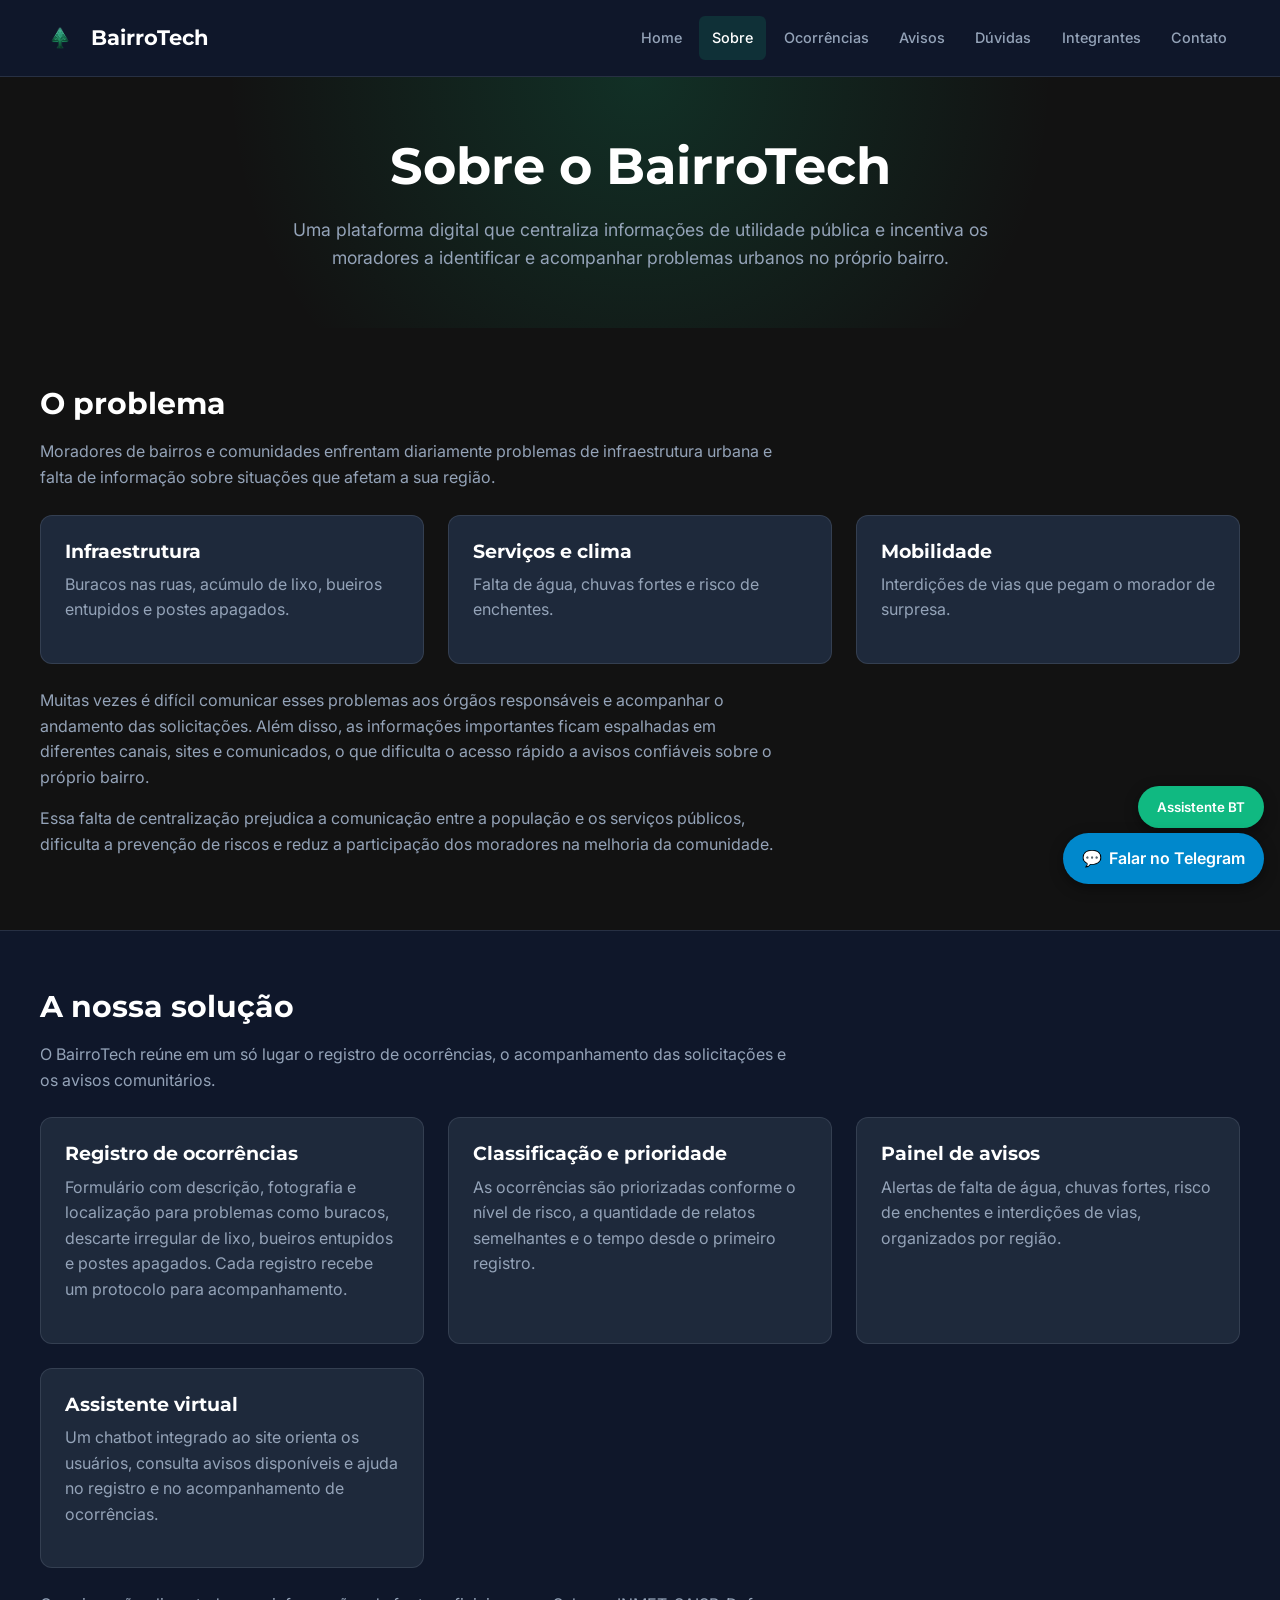
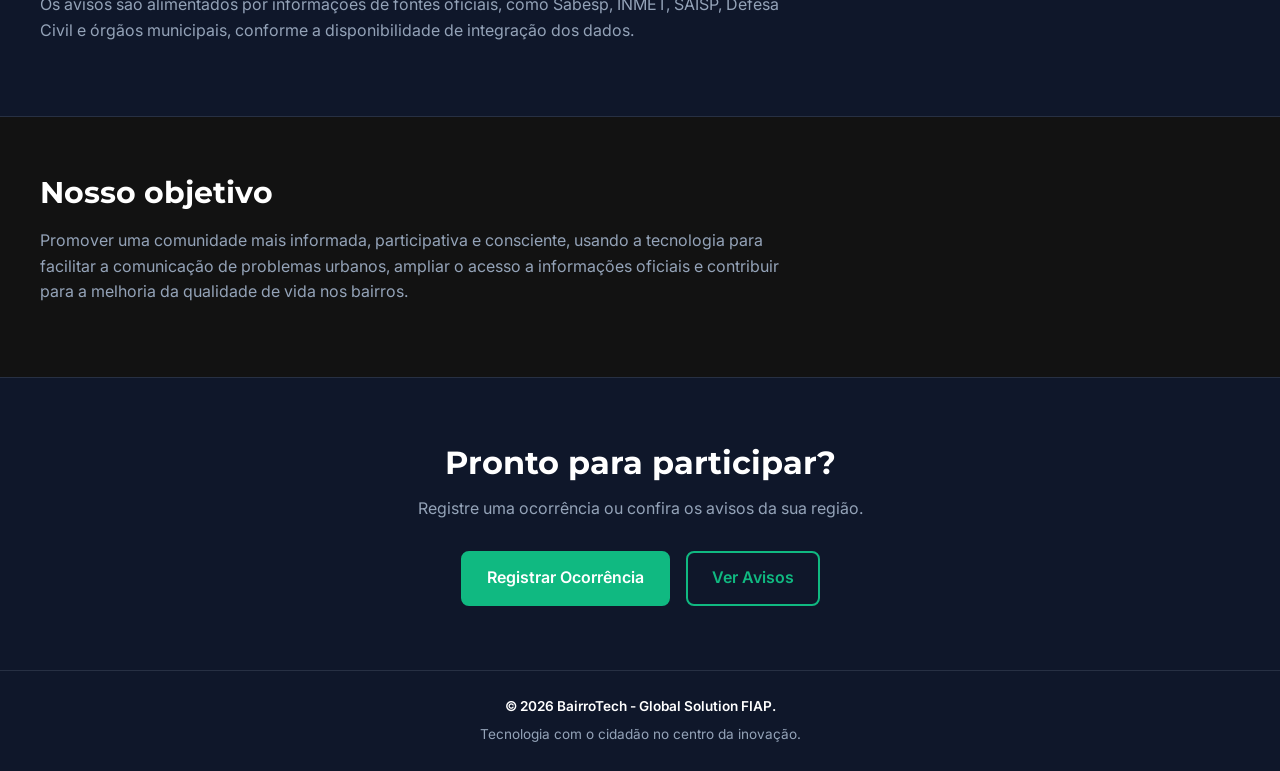
<file: sobre.html>
<!doctype html>
<html lang="pt-BR">
  <head>
    <meta charset="UTF-8" />
    <meta name="viewport" content="width=device-width, initial-scale=1.0" />
    <title>Sobre | BairroTech</title>
    <meta
      name="description"
      content="Conheça o problema que o BairroTech resolve, a solução proposta e o objetivo do projeto. Projeto CitizenTech - Global Solution FIAP."
    />
    <link rel="preconnect" href="https://fonts.googleapis.com" />
    <link rel="preconnect" href="https://fonts.gstatic.com" crossorigin />
    <link
      href="https://fonts.googleapis.com/css2?family=Inter:wght@400;500;600&family=Montserrat:wght@700&display=swap"
      rel="stylesheet"
    />
    <link rel="stylesheet" href="css/style.css" />
    <link rel="stylesheet" href="css/componentes.css" />
  </head>
  <body>
    <header class="header">
      <div class="container header-content">
        <a href="index.html" class="logo">
          <img
            src="assets/images/logo_BairroTech_vs.png"
            alt="Logo do BairroTech"
            width="40"
          />
          <span>BairroTech</span>
        </a>

        <nav>
          <ul class="menu">
            <li><a href="index.html">Home</a></li>
            <li><a href="sobre.html" class="ativo">Sobre</a></li>
            <li><a href="ocorrencias.html">Ocorrências</a></li>
            <li><a href="avisos.html">Avisos</a></li>
            <li><a href="faq.html">Dúvidas</a></li>
            <li><a href="integrantes.html">Integrantes</a></li>
            <li><a href="contato.html">Contato</a></li>
          </ul>
        </nav>

        <!-- Botão do Menu Mobile (Hambúrguer) -->
        <button class="menu-btn" id="btn-mobile" aria-label="Abrir Menu">
          <span></span>
          <span></span>
          <span></span>
        </button>
      </div>
    </header>
    <main>
      <!-- Introdução -->
      <section class="hero sobre-hero">
        <div class="container hero-content">
          <h1>Sobre o BairroTech</h1>
          <p>
            Uma plataforma digital que centraliza informações de utilidade
            pública e incentiva os moradores a identificar e acompanhar
            problemas urbanos no próprio bairro.
          </p>
        </div>
      </section>
      <!-- Problema -->
      <section class="sobre-secao">
        <div class="container">
          <h2>O problema</h2>
          <p>
            Moradores de bairros e comunidades enfrentam diariamente problemas
            de infraestrutura urbana e falta de informação sobre situações que
            afetam a sua região.
          </p>
          <div class="cards-grid">
            <article class="card">
              <h3>Infraestrutura</h3>
              <p>
                Buracos nas ruas, acúmulo de lixo, bueiros entupidos e postes
                apagados.
              </p>
            </article>
            <article class="card">
              <h3>Serviços e clima</h3>
              <p>Falta de água, chuvas fortes e risco de enchentes.</p>
            </article>
            <article class="card">
              <h3>Mobilidade</h3>
              <p>Interdições de vias que pegam o morador de surpresa.</p>
            </article>
          </div>
          <p>
            Muitas vezes é difícil comunicar esses problemas aos órgãos
            responsáveis e acompanhar o andamento das solicitações. Além disso,
            as informações importantes ficam espalhadas em diferentes canais,
            sites e comunicados, o que dificulta o acesso rápido a avisos
            confiáveis sobre o próprio bairro.
          </p>
          <p>
            Essa falta de centralização prejudica a comunicação entre a
            população e os serviços públicos, dificulta a prevenção de riscos e
            reduz a participação dos moradores na melhoria da comunidade.
          </p>
        </div>
      </section>
      <!-- Solução -->
      <section class="sobre-secao sobre-secao-alt">
        <div class="container">
          <h2>A nossa solução</h2>
          <p>
            O BairroTech reúne em um só lugar o registro de ocorrências, o
            acompanhamento das solicitações e os avisos comunitários.
          </p>
          <div class="cards-grid">
            <article class="card">
              <h3>Registro de ocorrências</h3>
              <p>
                Formulário com descrição, fotografia e localização para
                problemas como buracos, descarte irregular de lixo, bueiros
                entupidos e postes apagados. Cada registro recebe um protocolo
                para acompanhamento.
              </p>
            </article>
            <article class="card">
              <h3>Classificação e prioridade</h3>
              <p>
                As ocorrências são priorizadas conforme o nível de risco, a
                quantidade de relatos semelhantes e o tempo desde o primeiro
                registro.
              </p>
            </article>
            <article class="card">
              <h3>Painel de avisos</h3>
              <p>
                Alertas de falta de água, chuvas fortes, risco de enchentes e
                interdições de vias, organizados por região.
              </p>
            </article>
            <article class="card">
              <h3>Assistente virtual</h3>
              <p>
                Um chatbot integrado ao site orienta os usuários, consulta
                avisos disponíveis e ajuda no registro e no acompanhamento de
                ocorrências.
              </p>
            </article>
          </div>
          <p>
            Os avisos são alimentados por informações de fontes oficiais, como
            Sabesp, INMET, SAISP, Defesa Civil e órgãos municipais, conforme a
            disponibilidade de integração dos dados.
          </p>
        </div>
      </section>
      <!-- Objetivo -->
      <section class="sobre-secao">
        <div class="container">
          <h2>Nosso objetivo</h2>
          <p>
            Promover uma comunidade mais informada, participativa e consciente,
            usando a tecnologia para facilitar a comunicação de problemas
            urbanos, ampliar o acesso a informações oficiais e contribuir para a
            melhoria da qualidade de vida nos bairros.
          </p>
        </div>
      </section>
      <!-- Chamada para ação -->
      <section class="cta-final">
        <div class="container">
          <h2>Pronto para participar?</h2>
          <p>Registre uma ocorrência ou confira os avisos da sua região.</p>
          <div class="hero-botoes">
            <a href="ocorrencias.html" class="btn">Registrar Ocorrência</a>
            <a href="avisos.html" class="btn btn-secundario">Ver Avisos</a>
          </div>
        </div>
      </section>
    </main>
    <footer class="footer">
      <div class="container footer-content">
        <div class="footer-info">
          <p>&copy; 2026 BairroTech - Global Solution FIAP.</p>
          <p>Tecnologia com o cidadão no centro da inovação.</p>
        </div>
      </div>
    </footer>
    <script src="js/menu.js"></script>
    <script src="js/webchat.js"></script>
    <a href="https://t.me/BairroTechBot?start=site" 
      target="_blank" 
      rel="noopener noreferrer" 
      class="telegram-botao">
      <span>💬</span> Falar no Telegram
    </a>
  </body>
</html>
</file>
<file: css/style.css>
:root {
    /* PALETA DE CORES */

    /* Fundos */
    --fundo-principal: #121212;
    --fundo-card: #1E293B;
    --fundo-header: #0F172A;
    --fundo-rodape: #0F172A;

    /* Destaques */
    --verde-destaque: #10B981;
    --verde-hover: #059669;

    /* Textos */
    --texto-principal: #FFFFFF;
    --texto-secundario: #94A3B8;

    /* Bordas */
    --borda-padrao: rgba(148, 163, 184, 0.18);

    /* Fontes */
    --font-titulos: 'Montserrat', sans-serif;
    --font-textos: 'Inter', sans-serif;

    /* Layout */
    --largura-container: 1200px;
    --transicao: 0.2s ease;
}

/* RESET */
* {
    margin: 0;
    padding: 0;
    box-sizing: border-box;
}

/* CONFIGURAÇÕES GERAIS */
html {
    scroll-behavior: smooth;
}

body {
    min-height: 100vh;
    display: flex;
    flex-direction: column;
    background-color: var(--fundo-principal);
    color: var(--texto-principal);
    font-family: var(--font-textos);
    line-height: 1.6;
}

main {
    width: 100%;
    flex: 1;
}

h1,
h2,
h3,
h4 {
    font-family: var(--font-titulos);
    line-height: 1.3;
}

p {
    color: var(--texto-secundario);
}

a {
    color: inherit;
    text-decoration: none;
}

img {
    max-width: 100%;
    height: auto;
    display: block;
}

button {
    font-family: inherit;
    cursor: pointer;
}

/* CONTAINER PADRÃO */
.container {
    width: min(calc(100% - 2rem), var(--largura-container));
    margin-left: auto;
    margin-right: auto;
}

/* CABEÇALHO */
.header {
    width: 100%;
    background-color: var(--fundo-header);
    border-bottom: 1px solid var(--borda-padrao);
    position: relative;
    z-index: 100;
}

.header-content {
    min-height: 76px;
    display: flex;
    align-items: center;
    justify-content: space-between;
    gap: 1.5rem;
    position: relative;
}

/* LOGO */
.logo {
    display: flex;
    align-items: center;
    gap: 0.7rem;
    color: var(--texto-principal);
    font-family: var(--font-titulos);
    font-size: 1.3rem;
    font-weight: 700;
    flex-shrink: 0;
}

.logo img {
    width: 40px;
    height: 40px;
    object-fit: contain;
}

/* MENU DE NAVEGAÇÃO */
.header-content nav {
    margin-left: auto;
}

.menu {
    list-style: none;
    display: flex;
    align-items: center;
    gap: 0.3rem;
}

.menu li {
    display: flex;
}

.menu a {
    display: block;
    padding: 0.65rem 0.8rem;
    border-radius: 6px;
    color: var(--texto-secundario);
    font-size: 0.9rem;
    font-weight: 500;
    transition: var(--transicao);
}

.menu a:hover,
.menu a.ativo {
    color: var(--texto-principal);
    background-color: rgba(16, 185, 129, 0.15);
}

.menu a:hover {
    color: var(--verde-destaque);
}

/* ACESSIBILIDADE DO MENU */
.menu a:focus-visible,
.logo:focus-visible,
.menu-btn:focus-visible {
    outline: 2px solid var(--verde-destaque);
    outline-offset: 4px;
}

/* BOTÃO HAMBÚRGUER */
.menu-btn {
    display: none;
    flex-direction: column;
    justify-content: center;
    align-items: center;
    gap: 5px;
    width: 42px;
    height: 42px;
    padding: 8px;
    border: 1px solid var(--borda-padrao);
    border-radius: 6px;
    background-color: transparent;
}

.menu-btn span {
    display: block;
    width: 22px;
    height: 2px;
    border-radius: 2px;
    background-color: var(--texto-principal);
    transition: var(--transicao);
}

/* RODAPÉ */
.footer {
    width: 100%;
    margin-top: auto;
    background-color: var(--fundo-rodape);
    border-top: 1px solid var(--borda-padrao);
}

.footer-content {
    min-height: 100px;
    display: flex;
    align-items: center;
    justify-content: center;
    padding-top: 1.5rem;
    padding-bottom: 1.5rem;
}

.footer-info {
    display: flex;
    flex-direction: column;
    align-items: center;
    gap: 0.35rem;
    text-align: center;
}

.footer-info p {
    font-size: 0.85rem;
    color: var(--texto-secundario);
}

.footer-info p:first-child {
    color: var(--texto-principal);
    font-weight: 600;
}

/* RESPONSIVIDADE - TABLET E CELULAR */
@media (max-width: 900px) {

    .header-content {
        min-height: 70px;
    }

    .menu-btn {
        display: flex;
    }

    .header-content nav {
        position: absolute;
        top: 100%;
        left: 0;
        right: 0;
        width: 100%;
        margin: 0;
        background-color: var(--fundo-header);
        border-top: 1px solid var(--borda-padrao);
    }

    .menu {
        display: none;
        flex-direction: column;
        align-items: stretch;
        gap: 0.3rem;
        padding: 1rem;
    }

    /* Classe que será utilizada pelo JavaScript do menu */
    .menu.aberto {
        display: flex;
    }

    .menu li,
    .menu a {
        width: 100%;
    }

    .menu a {
        padding: 0.85rem 1rem;
    }
}

/* RESPONSIVIDADE - CELULARES */
@media (max-width: 480px) {

    .container {
        width: calc(100% - 1.5rem);
    }

    .header-content {
        min-height: 65px;
        gap: 0.5rem;
    }

    .logo {
        font-size: 1.05rem;
        gap: 0.5rem;
    }

    .logo img {
        width: 35px;
        height: 35px;
    }

    .footer-content {
        min-height: 90px;
        padding: 1.2rem 0.5rem;
    }

    .footer-info p {
        font-size: 0.78rem;
    }
}

.aviso[hidden],
.lista-vazia[hidden] {
    display: none;
}

/* ------------------------------------------------
   ESTILIZAÇÃO DO MENU HAMBÚRGUER
   ----------------------------------------- */

/* Vira um X quando aberto */
.menu-btn.aberto span:nth-child(1) {
    transform: translateY(7px) rotate(45deg);
}

.menu-btn.aberto span:nth-child(2) {
    opacity: 0;
}

.menu-btn.aberto span:nth-child(3) {
    transform: translateY(-7px) rotate(-45deg);
}

/* ==========================================
   ESTILIZAÇÃO DAS SEÇÕES DAS PÁGINAS
   ========================================== */

/* ATRIBUTO HIDDEN
   Garante que elementos com hidden fiquem escondidos,
   mesmo que outra classe defina display. */
[hidden] {
    display: none !important;
}

/* SEÇÃO HERO (index e introdução das páginas internas) */
.hero {
    padding: 5rem 0;
    text-align: center;
    background:
        radial-gradient(circle at 50% 0%, rgba(16, 185, 129, 0.18), transparent 60%),
        var(--fundo-principal);
}

.hero-content {
    max-width: 760px;
    margin-left: auto;
    margin-right: auto;
}

.hero h1 {
    font-size: clamp(2rem, 5vw, 3.2rem);
    margin-bottom: 1rem;
}

.hero p {
    font-size: 1.1rem;
    margin-bottom: 2rem;
}

.hero-botoes {
    justify-content: center;
}

/* VARIAÇÃO DO HERO NAS PÁGINAS INTERNAS */
.sobre-hero {
    padding: 3.5rem 0;
}

.sobre-hero p {
    margin-bottom: 0;
}

/* SEÇÕES DE CONTEÚDO (PÁGINAS INTERNAS) */
.sobre-secao {
    padding: 3.5rem 0;
}

.sobre-secao-alt {
    background-color: var(--fundo-header);
    border-top: 1px solid var(--borda-padrao);
    border-bottom: 1px solid var(--borda-padrao);
}

.sobre-secao h2 {
    font-size: clamp(1.4rem, 3vw, 1.9rem);
    margin-bottom: 1rem;
}

.sobre-secao p {
    max-width: 75ch;
    margin-bottom: 1rem;
}

/* SEÇÃO COMO FUNCIONA (INDEX) */
.como-funciona {
    padding: 4rem 0;
}

.como-funciona h2 {
    text-align: center;
    font-size: clamp(1.5rem, 3vw, 2rem);
    margin-bottom: 2.5rem;
}

/* CHAMADA FINAL PARA AÇÃO */
.cta-final {
    padding: 4rem 0;
    text-align: center;
    background-color: var(--fundo-header);
    border-top: 1px solid var(--borda-padrao);
}

.cta-final h2 {
    font-size: clamp(1.5rem, 3vw, 2rem);
    margin-bottom: 0.8rem;
}

.cta-final p {
    max-width: 60ch;
    margin: 0 auto 1.8rem;
}

/* RESPONSIVIDADE - TABLET E CELULAR */
@media (max-width: 900px) {

    .hero {
        padding: 4rem 0;
    }

    .como-funciona,
    .cta-final {
        padding: 3rem 0;
    }
}

/* RESPONSIVIDADE - CELULARES */
@media (max-width: 480px) {

    .hero {
        padding: 3rem 0;
    }

    .sobre-hero {
        padding: 2.5rem 0;
    }

    .hero p {
        font-size: 1rem;
    }

    .hero-botoes {
        flex-direction: column;
    }

    .hero-botoes .btn {
        width: 100%;
        text-align: center;
    }

    .sobre-secao {
        padding: 2.5rem 0;
    }

    .cards-grid {
        grid-template-columns: 1fr;
    }
}
</file>
<file: css/componentes.css>
/* ==========================================================
   PÁGINA DE AVISOS (avisos.html)
   Estilos exclusivos dos cards de aviso. O visual base do card
   (fundo, borda, padding) vem da classe .card do componentes.css.
   ========================================================== */

/* Cor de cada tipo de aviso.
   O valor vem do atributo data-tipo do card no HTML.
   --aviso-cor: cor forte (texto e borda)
   --aviso-fundo: mesma cor, translúcida (fundo da etiqueta) */

.aviso[data-tipo="agua"] {
    --aviso-cor: #38BDF8;
    --aviso-fundo: rgba(56, 189, 248, 0.15);
}

.aviso[data-tipo="chuva"] {
    --aviso-cor: #94A3B8;
    --aviso-fundo: rgba(148, 163, 184, 0.18);
}

.aviso[data-tipo="enchente"] {
    --aviso-cor: #F59E0B;
    --aviso-fundo: rgba(245, 158, 11, 0.15);
}

.aviso[data-tipo="interdicao"] {
    --aviso-cor: #EF4444;
    --aviso-fundo: rgba(239, 68, 68, 0.15);
}

/* Card do aviso: coluna com espaço entre os itens
   e faixa colorida na esquerda, conforme o tipo */

.card.aviso {
    display: flex;
    flex-direction: column;
    gap: 0.6rem;
    border-left: 4px solid var(--aviso-cor);
}

/* Etiqueta com o tipo do aviso (ex.: "Falta de água") */

.aviso-tag {
    align-self: flex-start;
    padding: 0.25rem 0.7rem;
    border-radius: 999px;
    background-color: var(--aviso-fundo);
    color: var(--aviso-cor);
    font-size: 0.78rem;
    font-weight: 600;
}

/* Título do aviso */

.aviso h3 {
    font-size: 1.1rem;
    color: var(--texto-principal);
}

/* Texto do aviso (sem a margem extra que .sobre-secao p coloca) */

.aviso p {
    margin-bottom: 0;
}

/* Linha final com bairro e fonte (ex.: "Bairro: Mooca · Fonte: Sabesp").
   margin-top: auto empurra a linha para o fim do card */
   
.aviso-info {
    margin-top: auto;
    padding-top: 0.8rem;
    border-top: 1px solid var(--borda-padrao);
    font-size: 0.82rem;
}

/* ==========================================================
   COMPONENTES REUTILIZÁVEIS
   Botões, cards, formulários, acordeão, lista de ocorrências
   e filtros. Usa as variáveis do style.css (:root).
   ========================================================== */

/* ---------- BOTÕES ---------- */
/* .btn = botão principal (verde). .btn-secundario = só contorno. */

.btn {
    display: inline-flex;
    align-items: center;
    justify-content: center;
    gap: 0.5rem;
    padding: 0.8rem 1.5rem;
    border: 2px solid var(--verde-destaque);
    border-radius: 8px;
    background-color: var(--verde-destaque);
    color: #FFFFFF;
    font-size: 1rem;
    font-weight: 600;
    text-align: center;
    transition: var(--transicao);
}

.btn:hover {
    background-color: var(--verde-hover);
    border-color: var(--verde-hover);
}

.btn:focus-visible {
    outline: 2px solid var(--verde-destaque);
    outline-offset: 3px;
}

.btn:disabled {
    opacity: 0.5;
    cursor: not-allowed;
}

.btn-secundario {
    background-color: transparent;
    color: var(--verde-destaque);
}

.btn-secundario:hover {
    background-color: rgba(16, 185, 129, 0.15);
    border-color: var(--verde-destaque);
}
.btn-apoiar {
    margin-top: 0.5rem;
    padding: 0.4rem 0.9rem;
    font-size: 0.9rem;
}
.contador-avisos {
    font-size: 0.9rem;
    margin: 1rem 0;
}

/* Botões lado a lado (hero da home) */
.hero-botoes {
    display: flex;
    flex-wrap: wrap;
    gap: 1rem;
}

/* ---------- CARDS ---------- */

.card {
    padding: 1.5rem;
    background-color: var(--fundo-card);
    border: 1px solid var(--borda-padrao);
    border-radius: 12px;
    transition: var(--transicao);
}

.card:hover {
    transform: translateY(-4px);
    border-color: var(--verde-destaque);
}

.card h3 {
    margin-bottom: 0.5rem;
    color: var(--texto-principal);
}

/* Ícone redondo no topo do card (home) */
.card-icon {
    display: flex;
    align-items: center;
    justify-content: center;
    width: 56px;
    height: 56px;
    margin-bottom: 1rem;
    border-radius: 50%;
    background-color: rgba(16, 185, 129, 0.15);
}

.card-icon-img {
    width: 28px;
    height: 28px;
    object-fit: contain;
}

/* Grade que organiza os cards (celular = 1 coluna) */
.cards-grid {
    display: grid;
    grid-template-columns: 1fr;
    gap: 1.2rem;
    margin-top: 1.5rem;
}

/* ---------- FORMULÁRIO (com estados de erro e sucesso) ---------- */

.formulario {
    display: flex;
    flex-direction: column;
    gap: 1.2rem;
    max-width: 640px;
    margin-top: 1.5rem;
}

.campo {
    display: flex;
    flex-direction: column;
    gap: 0.4rem;
}

.campo label,
.filtros label {
    color: var(--texto-principal);
    font-size: 0.9rem;
    font-weight: 600;
}

.campo input,
.campo select,
.campo textarea {
    width: 100%;
    padding: 0.75rem 1rem;
    background-color: var(--fundo-header);
    border: 1px solid var(--borda-padrao);
    border-radius: 8px;
    color: var(--texto-principal);
    font-family: inherit;
    font-size: 1rem;
    transition: var(--transicao);
}

.campo textarea {
    min-height: 120px;
    resize: vertical;
}

.campo input::placeholder,
.campo textarea::placeholder {
    color: var(--texto-secundario);
}

.campo input:focus,
.campo select:focus,
.campo textarea:focus {
    outline: none;
    border-color: var(--verde-destaque);
    box-shadow: 0 0 0 3px rgba(16, 185, 129, 0.25);
}

/* ERRO: o JS coloca a classe .campo-erro no .campo
   e escreve o texto dentro do <span class="mensagem-erro"> */
.campo-erro input,
.campo-erro select,
.campo-erro textarea {
    border-color: #EF4444;
}

.campo-erro input:focus,
.campo-erro select:focus,
.campo-erro textarea:focus {
    box-shadow: 0 0 0 3px rgba(239, 68, 68, 0.25);
}

.mensagem-erro {
    min-height: 1.2em;
    color: #EF4444;
    font-size: 0.85rem;
}

/* SUCESSO NO CAMPO: o JS coloca .campo-sucesso no .campo */
.campo-sucesso input,
.campo-sucesso select,
.campo-sucesso textarea {
    border-color: var(--verde-destaque);
}

/* SUCESSO GERAL (protocolo gerado). Some com o atributo hidden. */
.mensagem-sucesso {
    margin-top: 1.5rem;
    padding: 1rem 1.2rem;
    background-color: rgba(16, 185, 129, 0.15);
    border-left: 4px solid var(--verde-destaque);
    border-radius: 8px;
    color: var(--verde-destaque);
    font-weight: 600;
}

.mensagem-sucesso[hidden] {
    display: none;
}

/* ---------- ACORDEÃO (página de Dúvidas) ---------- */
/* Funciona sem JS com:
   <details class="acordeao-item"><summary>Pergunta</summary><p>Resposta</p></details> */

.acordeao {
    display: flex;
    flex-direction: column;
    gap: 0.8rem;
    margin-top: 1.5rem;
}

.acordeao-item {
    background-color: var(--fundo-card);
    border: 1px solid var(--borda-padrao);
    border-radius: 12px;
    overflow: hidden;
}

.acordeao-item summary {
    display: flex;
    align-items: center;
    justify-content: space-between;
    gap: 1rem;
    padding: 1rem 1.2rem;
    color: var(--texto-principal);
    font-weight: 600;
    cursor: pointer;
    list-style: none;
}

.acordeao-item summary::-webkit-details-marker {
    display: none;
}

.acordeao-item summary::after {
    content: "+";
    color: var(--verde-destaque);
    font-size: 1.4rem;
    line-height: 1;
}

.acordeao-item[open] summary::after {
    content: "−";
}

.acordeao-item summary:hover {
    background-color: rgba(16, 185, 129, 0.08);
}

.acordeao-item summary:focus-visible {
    outline: 2px solid var(--verde-destaque);
    outline-offset: -2px;
}

.acordeao-item p {
    padding: 0 1.2rem 1.2rem;
    margin-bottom: 0;
}

/* ---------- LISTA DE OCORRÊNCIAS ---------- */
/* Cada <li class="ocorrencia" data-status="aberta|andamento|resolvida">
   é criado pelo ocorrencias.js */

.lista-ocorrencias {
    display: flex;
    flex-direction: column;
    gap: 1rem;
    margin-top: 1.5rem;
    list-style: none;
}

.ocorrencia {
    display: flex;
    flex-direction: column;
    gap: 0.4rem;
    padding: 1.2rem;
    background-color: var(--fundo-card);
    border: 1px solid var(--borda-padrao);
    border-left: 4px solid var(--verde-destaque);
    border-radius: 12px;
}

.ocorrencia h3 {
    font-size: 1.05rem;
    color: var(--texto-principal);
}

.ocorrencia p {
    font-size: 0.9rem;
}

.ocorrencia-status {
    align-self: flex-start;
    padding: 0.2rem 0.7rem;
    border-radius: 999px;
    background-color: rgba(16, 185, 129, 0.15);
    color: var(--verde-destaque);
    font-size: 0.78rem;
    font-weight: 600;
}

/* Etiqueta de prioridade (o JS define data-prioridade no <li>) */
.ocorrencia-prioridade {
    align-self: flex-start;
    padding: 0.2rem 0.7rem;
    border-radius: 999px;
    font-size: 0.78rem;
    font-weight: 600;
    background-color: rgba(16, 185, 129, 0.15);
    color: var(--verde-destaque);
}

.ocorrencia[data-prioridade="media"] .ocorrencia-prioridade {
    background-color: rgba(245, 158, 11, 0.15);
    color: #F59E0B;
}

.ocorrencia[data-prioridade="alta"] .ocorrencia-prioridade {
    background-color: rgba(239, 68, 68, 0.15);
    color: #EF4444;
}
.ocorrencia[data-status="aberta"] {
    border-left-color: #EF4444;
}

.ocorrencia[data-status="aberta"] .ocorrencia-status {
    background-color: rgba(239, 68, 68, 0.15);
    color: #EF4444;
}

.ocorrencia[data-status="andamento"] {
    border-left-color: #F59E0B;
}

.ocorrencia[data-status="andamento"] .ocorrencia-status {
    background-color: rgba(245, 158, 11, 0.15);
    color: #F59E0B;
}
.ocorrencia[data-prioridade="critica"] .ocorrencia-prioridade {
    background-color: #B91C1C;
    color: #FFFFFF;
}

/* Mensagem quando não há nada para mostrar (ocorrências e avisos) */
.lista-vazia {
    margin-top: 1.5rem;
    padding: 1.5rem 1rem;
    border: 2px dashed var(--borda-padrao);
    border-radius: 12px;
    text-align: center;
}

.lista-vazia[hidden] {
    display: none;
}

/* ---------- FILTROS ---------- */
/* Usado em avisos.html (2 campos) e ocorrencias.html (1 select) */

.filtros {
    display: flex;
    flex-direction: column;
    gap: 1rem;
    margin-top: 1.5rem;
}

.filtros select,
.filtros input[type="search"] {
    width: 100%;
    padding: 0.7rem 1rem;
    background-color: var(--fundo-header);
    border: 1px solid var(--borda-padrao);
    border-radius: 8px;
    color: var(--texto-principal);
    font-family: inherit;
    font-size: 0.95rem;
    transition: var(--transicao);
}

.filtros select:focus,
.filtros input[type="search"]:focus {
    outline: none;
    border-color: var(--verde-destaque);
    box-shadow: 0 0 0 3px rgba(16, 185, 129, 0.25);
}

/* ==========================================================
   MEDIA QUERIES (mobile primeiro)
   Mesmos pontos do style.css: 480px e 900px.
   Para testar: 375px (celular), 768px (tablet), 1280px (desktop)
   ========================================================== */

/* Tablet: a partir de 600px */
@media (min-width: 600px) {

    .cards-grid {
        grid-template-columns: repeat(2, 1fr);
        margin-bottom: 1.5rem;
    }

    .filtros {
        flex-direction: row;
        flex-wrap: wrap;
        align-items: flex-end;
    }

    .filtros .campo {
        flex: 1 1 240px;
    }

    .ocorrencia {
        flex-direction: row;
        align-items: center;
        justify-content: space-between;
        gap: 1rem;
    }
}

/* Desktop: a partir de 901px */
@media (min-width: 901px) {

    .cards-grid {
        grid-template-columns: repeat(3, 1fr);
        gap: 1.5rem;
        margin-bottom: 1.5rem;
    }

    .acordeao {
        max-width: 800px;
    }
}

/* Celular pequeno: até 480px */
@media (max-width: 480px) {

    .card {
        padding: 1.2rem;
    }

    .hero-botoes {
        flex-direction: column;
    }

    .hero-botoes .btn,
    .formulario .btn {
        width: 100%;
    }

    .acordeao-item summary {
        padding: 0.9rem 1rem;
    }
}
 /* Perfil de cada integrante (integrantes.html) */
.perfil {
    display: flex;
    flex-direction: column;
    align-items: center;
    gap: 0.5rem;
    text-align: center;
}

.perfil-foto {
    width: 96px;
    height: 96px;
    border-radius: 50%;
    object-fit: cover;
    border: 2px solid var(--verde-destaque);
}

.perfil-info {
    color: var(--verde-destaque);
    font-size: 0.85rem;
    font-weight: 600;
}

.perfil-bio {
    font-size: 0.9rem;
}

.perfil-links {
    display: flex;
    gap: 1rem;
    margin-top: 0.5rem;
}

.perfil-links a {
    color: var(--verde-destaque);
    font-weight: 600;
}

.perfil-links a:hover {
    text-decoration: underline;
}
/* =============================
   WEBCHAT (assistente virtual)
   =============================*/

/* Botão flutuante no canto da tela */
.webchat-botao {
    position: fixed;
    right: 1rem;
    bottom: 4.5rem; /* Subiu para dar espaço ao Telegram */
    z-index: 200;
    padding: 0.8rem 1.2rem;
    border: 0;
    border-radius: 999px;
    background-color: var(--verde-destaque);
    color: #FFFFFF;
    font-weight: 600;
    box-shadow: 0 4px 14px rgba(0, 0, 0, 0.4);
    transition: var(--transicao);
}
.webchat-botao:hover {
    background-color: var(--verde-hover);
}

.webchat-botao:focus-visible {
    outline: 2px solid #FFFFFF;
    outline-offset: 3px;
}

/* Janela do chat */
.webchat-janela {
    position: fixed;
    right: 1rem;
    bottom: 8.5rem; /* O botao do Telegram fica embaixo, o do webchat acima */
    z-index: 200;
    display: flex;
    flex-direction: column;
    width: min(360px, calc(100% - 2rem));
    height: min(480px, calc(100% - 9rem)); /* não estourar o topo da tela */
    background-color: var(--fundo-card);
    border: 1px solid var(--borda-padrao);
    border-radius: 12px;
    box-shadow: 0 8px 24px rgba(0, 0, 0, 0.5);
    overflow: hidden;
}

.webchat-janela[hidden] {
    display: none;
}

/* Topo com título e botão de fechar */
.webchat-topo {
    display: flex;
    align-items: center;
    justify-content: space-between;
    padding: 0.8rem 1rem;
    background-color: var(--fundo-header);
    border-bottom: 1px solid var(--borda-padrao);
    color: var(--texto-principal);
}

.webchat-fechar {
    padding: 0 0.4rem;
    border: 0;
    background: transparent;
    color: var(--texto-secundario);
    font-size: 1.5rem;
    line-height: 1;
}

.webchat-fechar:hover {
    color: var(--texto-principal);
}

/* Área das mensagens (rola quando enche) */
.webchat-mensagens {
    flex: 1;
    display: flex;
    flex-direction: column;
    gap: 0.6rem;
    padding: 1rem;
    overflow-y: auto;
}

/* Balões de mensagem */
.webchat-msg {
    max-width: 85%;
    padding: 0.6rem 0.9rem;
    border-radius: 12px;
    font-size: 0.92rem;
    line-height: 1.4;
    overflow-wrap: anywhere;
}

.webchat-msg-bot {
    align-self: flex-start;
    background-color: var(--fundo-header);
    color: var(--texto-principal);
}

.webchat-msg-usuario {
    align-self: flex-end;
    background-color: var(--verde-destaque);
    color: #FFFFFF;
}

/* Campo de digitação e botão enviar */
.webchat-form {
    display: flex;
    gap: 0.5rem;
    padding: 0.8rem;
    border-top: 1px solid var(--borda-padrao);
}

.webchat-input {
    flex: 1;
    min-width: 0;
    padding: 0.6rem 0.8rem;
    background-color: var(--fundo-header);
    border: 1px solid var(--borda-padrao);
    border-radius: 8px;
    color: var(--texto-principal);
    font-family: inherit;
    font-size: 0.95rem;
}

.webchat-input:focus {
    outline: none;
    border-color: var(--verde-destaque);
    box-shadow: 0 0 0 3px rgba(16, 185, 129, 0.25);
}

.webchat-enviar {
    padding: 0.6rem 1rem;
    font-size: 0.9rem;
}
/* Botão flutuante do Telegram */
.telegram-botao {
    position: fixed;
    right: 1rem;
    bottom: 1rem; /* Bem na parte inferior */
    z-index: 200;
    padding: 0.8rem 1.2rem;
    border: 0;
    border-radius: 999px;
    background-color: #0088cc;
    color: #FFFFFF;
    font-weight: 600;
    text-decoration: none;
    box-shadow: 0 4px 14px rgba(0, 0, 0, 0.4);
    transition: var(--transicao);
    display: flex;
    align-items: center;
    gap: 0.4rem;
}

.telegram-botao:hover {
    background-color: #073e21;
}
.telegram-botao:focus-visible {
    outline: 2px solid #FFFFFF;
    outline-offset: 3px;
}
</file>
